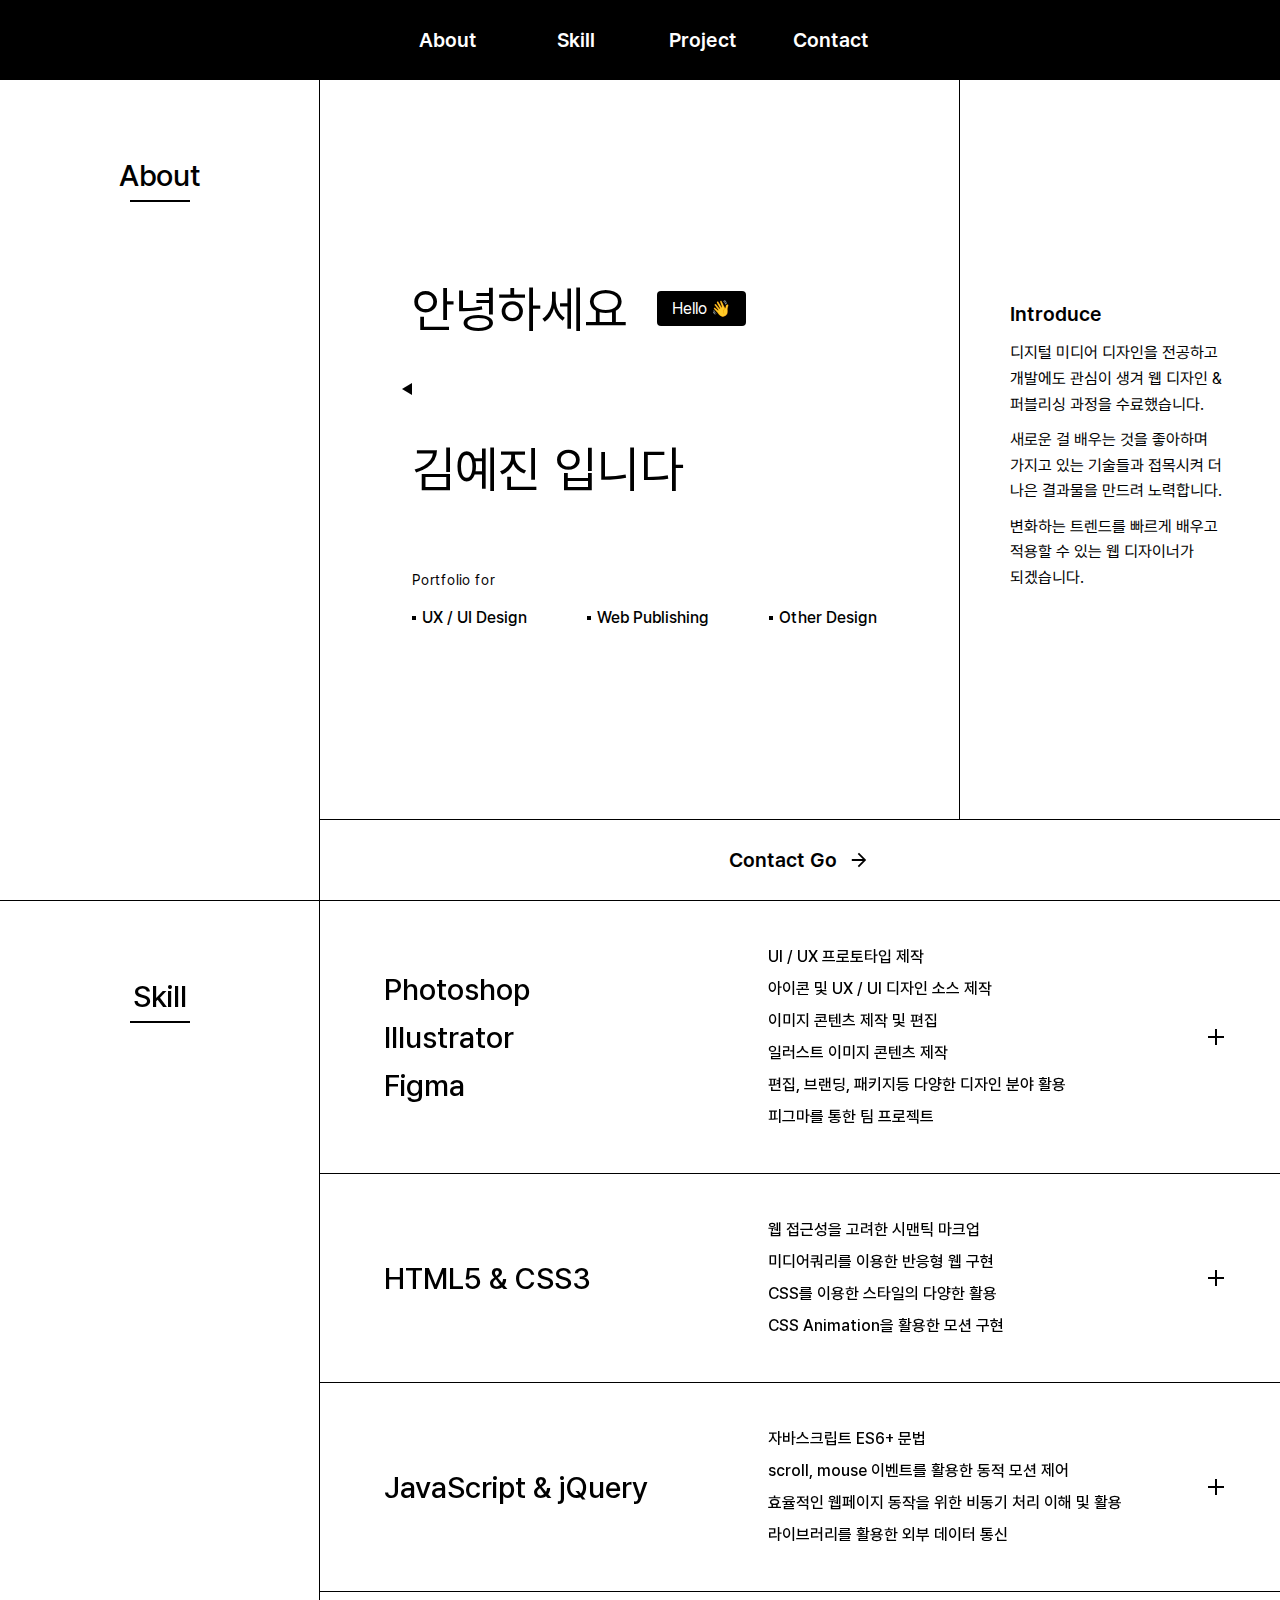
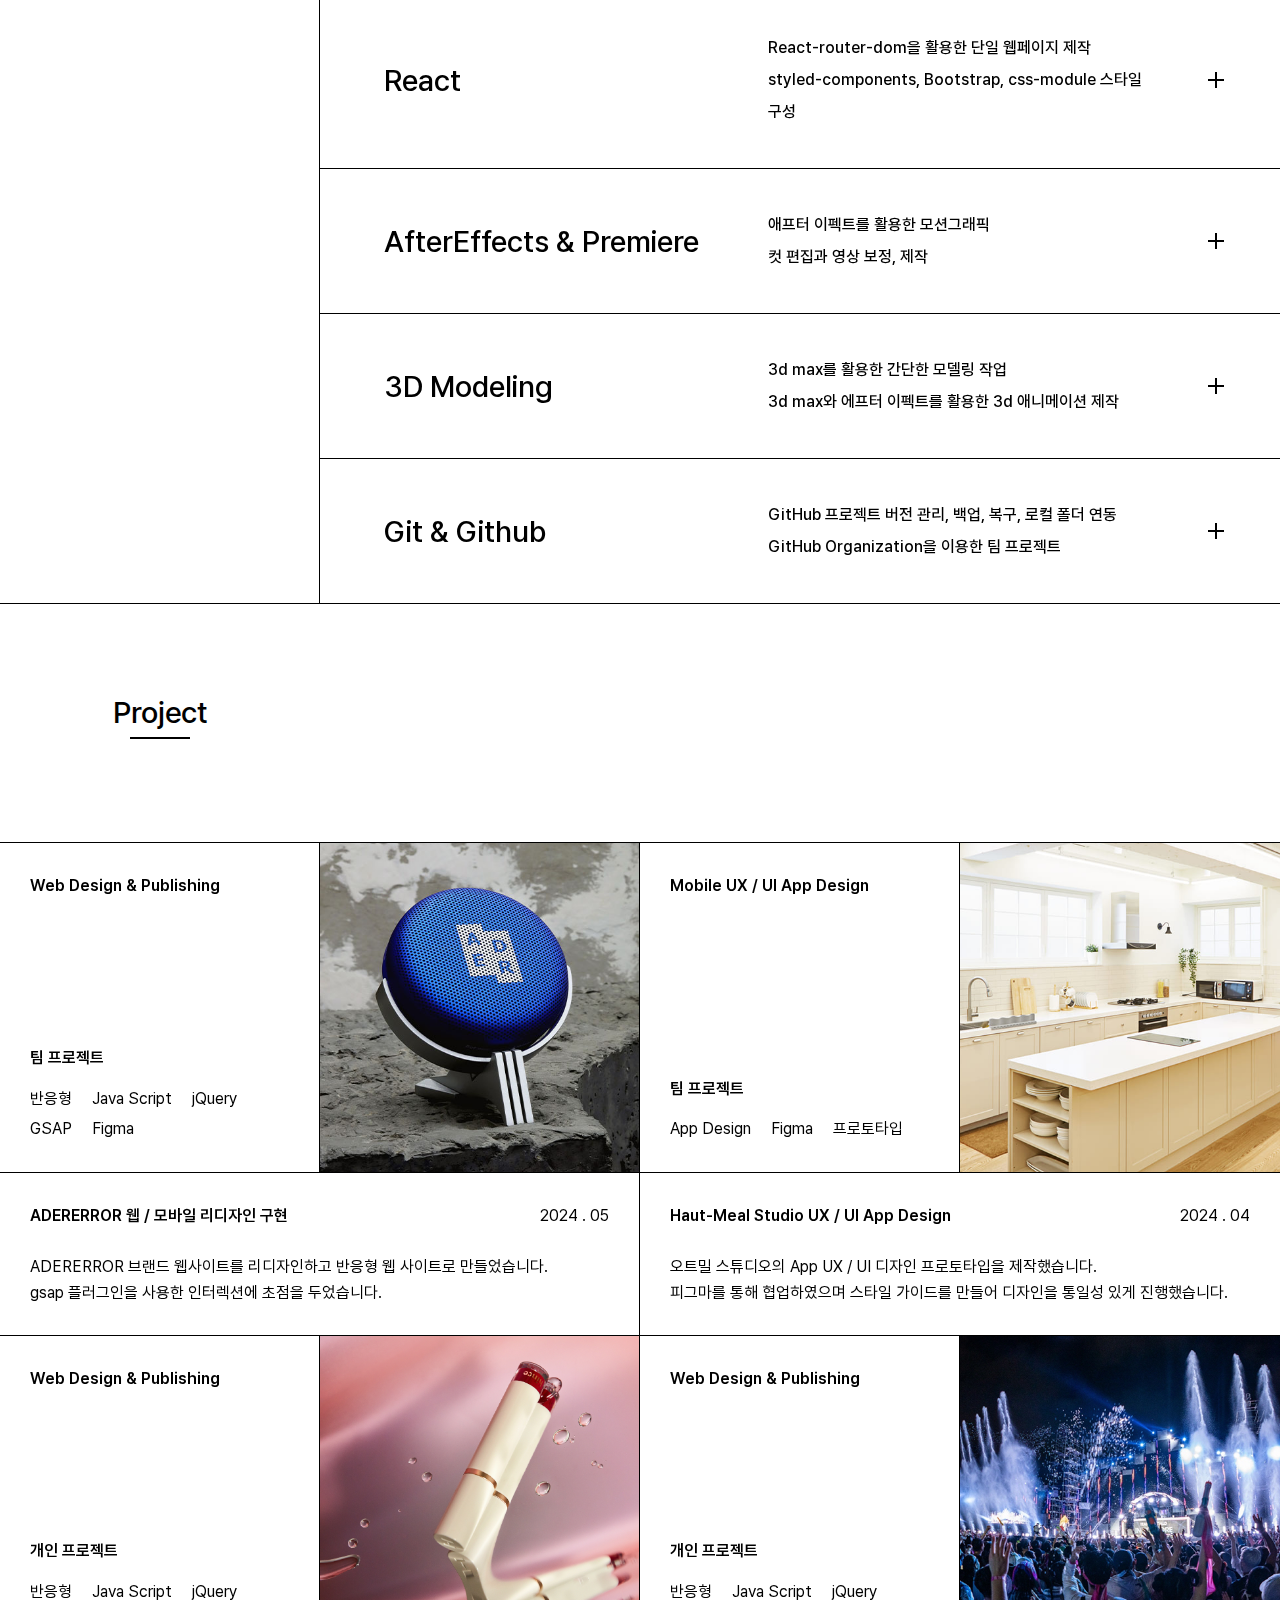
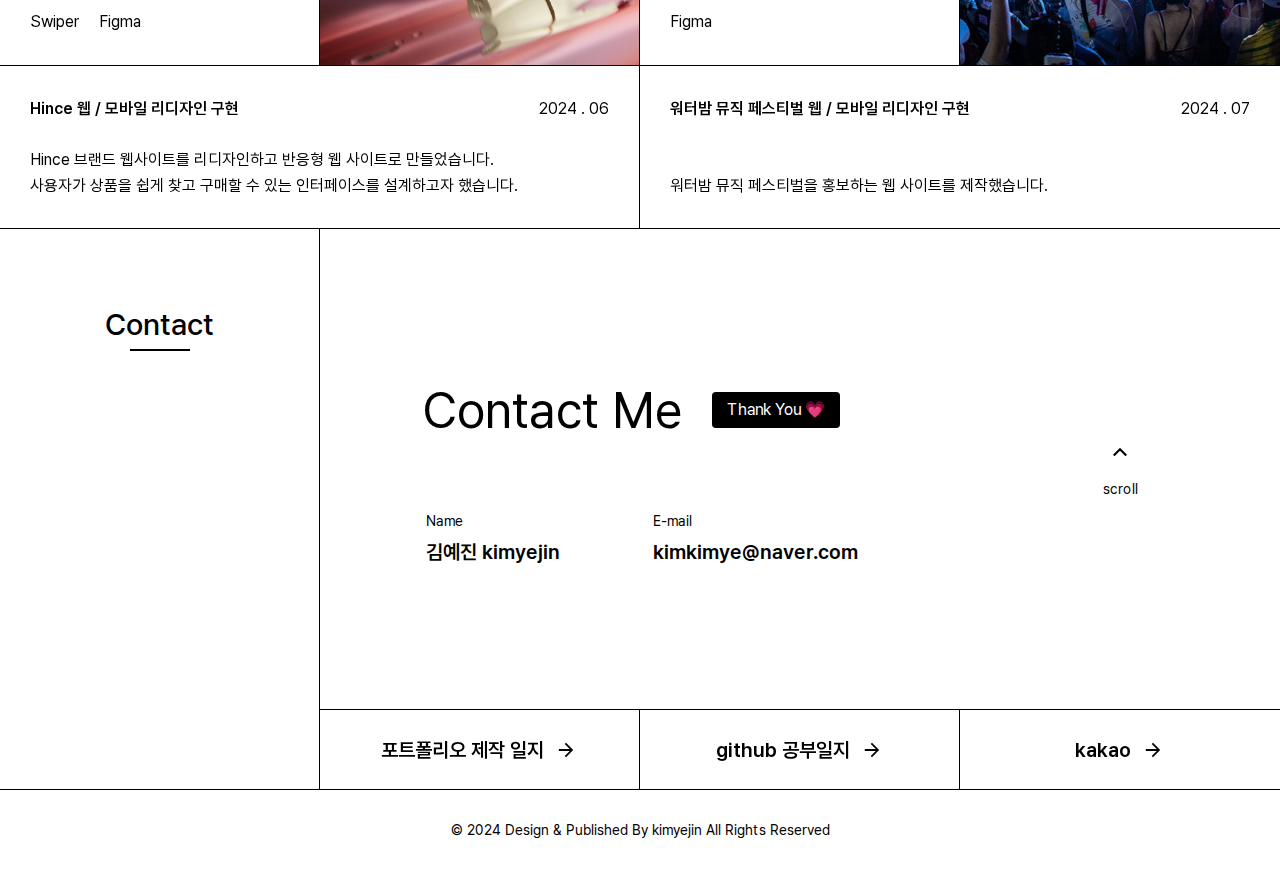
<file: index.html>
<!DOCTYPE html>
<html lang="ko">

<head>
  <meta charset="utf-8">
  <title>index</title>
  <meta name="viewport" content="width=device-width,initial-scale=1,minimum-scale=1,maximum-scale=1,user-scalable=no">
  <!------ favicon ------>
  <link rel="shortcut icon" href="./assets/favicon/favicon.ico" type="image/x-icon">
  <link rel="apple-touch-icon" sizes="180x180" href="./assets/favicon/apple-touch-icon.png">
  <link rel="icon" type="image/png" sizes="32x32" href="./assets/favicon/favicon-32x32.png">
  <link rel="icon" type="image/png" sizes="16x16" href="./assets/favicon/favicon-16x16.png">
  <link rel="manifest" href="./assets/favicon/site.webmanifest">
  <!------ open graph ------>
  <meta property="og:title" content="Yejin's portfolio">
  <meta property="og:description" content="안녕하세요! 김예진의 포트폴리오 입니다👋">
  <meta property="og:image" content="https://kimkimyeye.github.io/portfolio/assets/images/opengraph.png">
  <meta property="og:url" content="https://kimkimyeye.github.io/portfolio/index.html">
  <!------ reset ------>
  <link rel="stylesheet" href="./assets/styles/reset.css">
  <!------ font ------>
  <link rel="stylesheet" href="./assets/styles/pretendard.css">
  <!------ global style ------>
  <link rel="stylesheet" href="./assets/styles/variable.css">
  <link rel="stylesheet" href="./assets/styles/global.css">
  <!------ layout: index ------>
  <link rel="stylesheet" href="./index.css">
  <!------ jQuery ------>
  <script src="./assets/scripts/jquery-3.7.1.min.js"></script>
  <script src="./assets/scripts/jquery-ui.min.js"></script>
  <script src="./index.js" defer></script>
</head>


<body>

  <!------ header ------>
  <header class="header">
    <div class="header-wrapper"></div>
    <ul class="nav">
      <li><a href="#about">About</a></li>
      <li><a href="#skill">Skill</a></li>
      <li><a href="#project">Project</a></li>
      <li><a href="#contact">Contact</a></li>
    </ul>
  </header>

  <!------ contents ------>
  <!------ About ------>
  <section id="about" class="about">
    <div class="about-title">
      <h2 class="main-title">About</h2>
    </div>


    <div class="about-main">
      <div class="about-main-wrapper">
        <div class="main-text-wrapper">
          <div class="balloon-wrapper">
            <p class="about-main-text">안녕하세요</p>
            <div class="speech-balloon">Hello 👋</div>
          </div>
          <div class="typing-text-wrapper">
            <p><span class="typed-text"></span><span class="cursor">&nbsp;</span></p>
          </div>
          <p class="about-main-text">김예진 입니다</p>
        </div>

        <div class="main-list-wrapper">
          <h4>Portfolio for</h4>
          <ul class="about-main-list">
            <li>UX / UI Design</li>
            <li>Web Publishing</li>
            <li>Other Design</li>
          </ul>
        </div>
      </div>
    </div>

    <div class="about-side">
      <div class="side-wrapper">
        <h3 class="about-side-title">Introduce</h3>
        <p>디지털 미디어 디자인을 전공하고 개발에도
          관심이 생겨 웹 디자인 & 퍼블리싱 과정을
          수료했습니다.</p>
        <p>새로운 걸 배우는 것을 좋아하며
          가지고 있는 기술들과 접목시켜 더 나은 결과물을
          만드려 노력합니다. </p>
        <p>
          변화하는 트렌드를 빠르게 배우고
          적용할 수 있는 웹 디자이너가 되겠습니다.
        </p>
      </div>
    </div>
    <div class="about-bottom">
      <a href="#contact">Contact Go
        <svg class="arrow-icon" xmlns="http://www.w3.org/2000/svg" height="24px" viewBox="0 -960 960 960" width="24px"
          fill="#000">
          <path d="M630-444H192v-72h438L429-717l51-51 288 288-288 288-51-51 201-201Z" />
        </svg>
      </a>
    </div>
  </section>

  <!------ Skill ------>
  <section id="skill" class="skill">
    <div class="skill-title">
      <h2 class="main-title">Skill</h2>
    </div>

    <ul class="skill-list">

      <li class="skill-item skill-item1">
        <h3 class="skill-item-title">
          <p>Photoshop</p>
          <p>lllustrator</p>
          <p>Figma</p>
        </h3>
        <ul class="skill-item-text">
          <li>UI / UX 프로토타입 제작</li>
          <li>아이콘 및 UX / UI 디자인 소스 제작</li>
          <li>이미지 콘텐츠 제작 및 편집</li>
          <li>일러스트 이미지 콘텐츠 제작</li>
          <li>편집, 브랜딩, 패키지등 다양한 디자인 분야 활용 </li>
          <li>피그마를 통한 팀 프로젝트</li>
        </ul>
        <div class="skill-item-icon">plus-icon</div>
      </li>

      <li class="skill-item skill-item2">
        <h3 class="skill-item-title">HTML5 & CSS3</h3>
        <ul class="skill-item-text">
          <li>웹 접근성을 고려한 시맨틱 마크업</li>
          <li>미디어쿼리를 이용한 반응형 웹 구현</li>
          <li>CSS를 이용한 스타일의 다양한 활용</li>
          <li>CSS Animation을 활용한 모션 구현</li>
        </ul>
        <div class="skill-item-icon">plus-icon</div>
      </li>

      <li class="skill-item skill-item3">
        <h3 class="skill-item-title">JavaScript & jQuery</h3>
        <ul class="skill-item-text">
          <li>자바스크립트 ES6+ 문법</li>
          <li>scroll, mouse 이벤트를 활용한 동적 모션 제어</li>
          <li>효율적인 웹페이지 동작을 위한 비동기 처리 이해 및 활용</li>
          <li>라이브러리를 활용한 외부 데이터 통신</li>
        </ul>
        <div class="skill-item-icon">plus-icon</div>
      </li>

      <li class="skill-item skill-item4">
        <h3 class="skill-item-title">React</h3>
        <ul class="skill-item-text">
          <li>React-router-dom을 활용한 단일 웹페이지 제작</li>
          <li>styled-components, Bootstrap, css-module 스타일 구성</li>
        </ul>
        <div class="skill-item-icon">plus-icon</div>
      </li>

      <li class="skill-item skill-item5">
        <h3 class="skill-item-title">AfterEffects & Premiere</h3>
        <ul class="skill-item-text">
          <li>애프터 이펙트를 활용한 모션그래픽</li>
          <li>컷 편집과 영상 보정, 제작</li>
        </ul>
        <div class="skill-item-icon">plus-icon</div>
      </li>

      <li class="skill-item skill-item6">
        <h3 class="skill-item-title">3D Modeling</h3>
        <ul class="skill-item-text">
          <li>3d max를 활용한 간단한 모델링 작업</li>
          <li>3d max와 에프터 이펙트를 활용한 3d 애니메이션 제작</li>
        </ul>
        <div class="skill-item-icon">plus-icon</div>
      </li>

      <li class="skill-item skill-item7">
        <h3 class="skill-item-title">Git & Github</h3>
        <ul class="skill-item-text">
          <li>GitHub 프로젝트 버전 관리, 백업, 복구, 로컬 폴더 연동</li>
          <li>GitHub Organization을 이용한 팀 프로젝트</li>
        </ul>
        <div class="skill-item-icon">plus-icon</div>
      </li>

    </ul>
  </section>


  <!------ Project ------>
  <section id="project" class="project">
    <div class="project-title">
      <h2 class="main-title">Project</h2>
    </div>

    <ul class="project-list">

      <li class="project-item project-item1">
        <a href="./project/project-adererror.html">
          <div class="project-img-wrapper">
            <img src="./assets/images/index/project-adererror.png" alt="project adererror img">
          </div>
          <div class="text-box1">
            <p class="box1-title-text">Web Design & Publishing</p>
            <div class="sub-text-wrapper">
              <p class="box1-sub-text">팀 프로젝트</p>
              <ul class="box1-keyword-text">
                <li>반응형</li>
                <li>Java Script</li>
                <li>jQuery</li>
                <li>GSAP</li>
                <li>Figma</li>
              </ul>
            </div>
          </div>
          <div class="text-box2">
            <p class="box2-title-text">ADERERROR 웹 / 모바일 리디자인 구현</p>
            <p class="box2-date-text">2024 . 05</p>
            <p class="box2-sub-text">
              <span>ADERERROR 브랜드 웹사이트를 리디자인하고 반응형 웹 사이트로 만들었습니다.</span>
              <span>gsap 플러그인을 사용한 인터렉션에 초점을 두었습니다.</span>
            </p>
          </div>
        </a>
      </li>

      <li class="project-item project-item2">
        <a href="./project/project-hautemeal.html">
          <div class="project-img-wrapper">
            <img src="./assets/images/index/project-hautmeal.png" alt="project hautemeal img">
          </div>
          <div class="text-box1">
            <p class="box1-title-text">Mobile UX / UI App Design</p>
            <div class="sub-text-wrapper">
              <p class="box1-sub-text">팀 프로젝트</p>
              <ul class="box1-keyword-text">
                <li>App Design</li>
                <li>Figma</li>
                <li>프로토타입</li>
              </ul>
            </div>
          </div>
          <div class="text-box2">
            <p class="box2-title-text">Haut-Meal Studio UX / UI App Design</p>
            <p class="box2-date-text">2024 . 04</p>
            <p class="box2-sub-text">
              <span>오트밀 스튜디오의 App UX / UI 디자인 프로토타입을 제작했습니다.</span>
              <span>피그마를 통해 협업하였으며 스타일 가이드를 만들어 디자인을 통일성 있게 진행했습니다.</span>
            </p>
          </div>
        </a>
      </li>

      <li class="project-item project-item3">
        <a href="./project/project-hince.html">
          <div class="project-img-wrapper">
            <img src="./assets/images/index/project-hince.png" alt="project hince img">
          </div>
          <div class="text-box1">
            <p class="box1-title-text">Web Design & Publishing</p>
            <div class="sub-text-wrapper">
              <p class="box1-sub-text">개인 프로젝트</p>
              <ul class="box1-keyword-text">
                <li>반응형</li>
                <li>Java Script</li>
                <li>jQuery</li>
                <li>Swiper</li>
                <li>Figma</li>
              </ul>
            </div>
          </div>
          <div class="text-box2">
            <p class="box2-title-text">Hince 웹 / 모바일 리디자인 구현</p>
            <p class="box2-date-text">2024 . 06</p>
            <p class="box2-sub-text">
              <span>Hince 브랜드 웹사이트를 리디자인하고 반응형 웹 사이트로 만들었습니다.</span>
              <span>사용자가 상품을 쉽게 찾고 구매할 수 있는 인터페이스를 설계하고자 했습니다.</span>
            </p>
          </div>
        </a>
      </li>

      <li class="project-item project-item4">
        <a href="#">
          <div class="project-img-wrapper">
            <img src="./assets/images/index/project-waterbomb.png" alt="project waterbomb img">
          </div>
          <div class="text-box1">
            <p class="box1-title-text">Web Design & Publishing</p>
            <div class="sub-text-wrapper">
              <p class="box1-sub-text">개인 프로젝트</p>
              <ul class="box1-keyword-text">
                <li>반응형</li>
                <li>Java Script</li>
                <li>jQuery</li>
                <li>Figma</li>
              </ul>
            </div>
          </div>
          <div class="text-box2">
            <p class="box2-title-text">워터밤 뮤직 페스티벌 웹 / 모바일 리디자인 구현</p>
            <p class="box2-date-text">2024 . 07</p>
            <p class="box2-sub-text">
              <span>워터밤 뮤직 페스티벌을 홍보하는 웹 사이트를 제작했습니다.</span>
            </p>
          </div>
        </a>
      </li>

    </ul>
  </section>

  <!------ Contact ------>
  <section id="contact" class="contact">
    <div class="contact-title">
      <h2 class="main-title">Contact</h2>
    </div>
    <div class="contact-main">

      <div class="contact-contents">

        <div class="contact-contents-in">

          <div class="contactme-wrapper">
            <h3>Contact Me</h3>
            <div class="speech-balloon">Thank You 💗</div>
          </div>
          <ul class="address">
            <li class="name">
              <h4>Name</h4>
              <p>김예진 kimyejin</p>
            </li>
            <li class="e-mail">
              <h4>E-mail</h4>
              <p>kimkimye@naver.com</p>
            </li>
          </ul>

        </div>

      </div>

      <div class="scroll-up">
        <a class="scroll-a" href="#">
          <div class="scroll-icon">
            <svg xmlns="http://www.w3.org/2000/svg" height="28px" viewBox="0 -960 960 960" width="28px" fill="#000">
              <path d="m291-336-51-51 240-240 240 240-51 51-189-189-189 189Z" />
            </svg>
          </div>
          <span class="scroll-text">scroll</span>
        </a>
      </div>

    </div>

    <ul class="contact-link">
      <li class="contact-link-item"><a href="#" target="_blank">포트폴리오 제작 일지
          <svg class="arrow-icon" xmlns="http://www.w3.org/2000/svg" height="24px" viewBox="0 -960 960 960" width="24px"
            fill="#000">
            <path d="M630-444H192v-72h438L429-717l51-51 288 288-288 288-51-51 201-201Z" />
          </svg>
        </a>
      </li>
      <li class="contact-link-item"><a href="https://github.com/kimkimyeye/study" target="_blank">github 공부일지
          <svg class="arrow-icon" xmlns="http://www.w3.org/2000/svg" height="24px" viewBox="0 -960 960 960" width="24px"
            fill="#000">
            <path d="M630-444H192v-72h438L429-717l51-51 288 288-288 288-51-51 201-201Z" />
          </svg>
        </a></li>
      <li class="contact-link-item"><a href="./assets/images/index/KakaoTalk.jpg" target="_blank">kakao
          <svg class="arrow-icon" xmlns="http://www.w3.org/2000/svg" height="24px" viewBox="0 -960 960 960" width="24px"
            fill="#000">
            <path d="M630-444H192v-72h438L429-717l51-51 288 288-288 288-51-51 201-201Z" />
          </svg>
        </a></li>
    </ul>
  </section>

  <!------ footer ------>
  <footer class="footer-copyright">
    <p>© 2024 Design & Published By kimyejin All Rights Reserved</p>
  </footer>

</body>

</html>
</file>
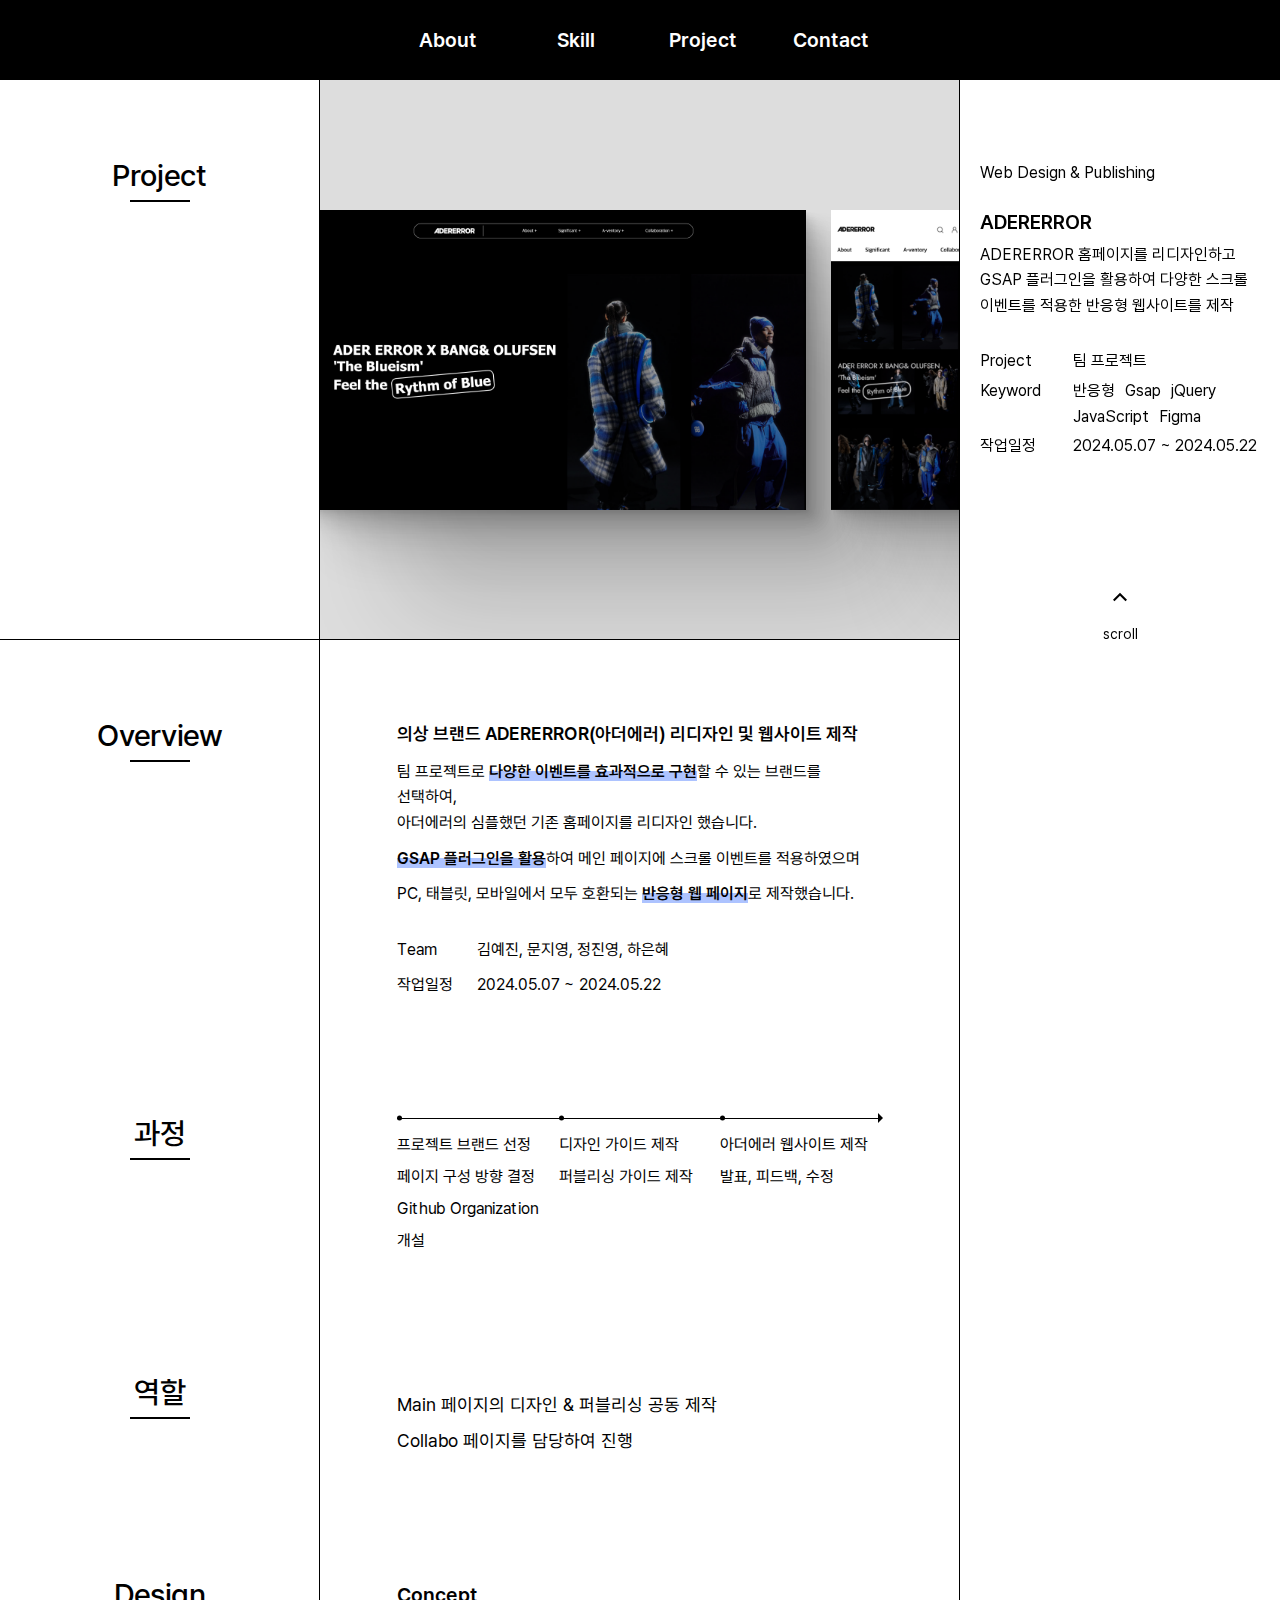
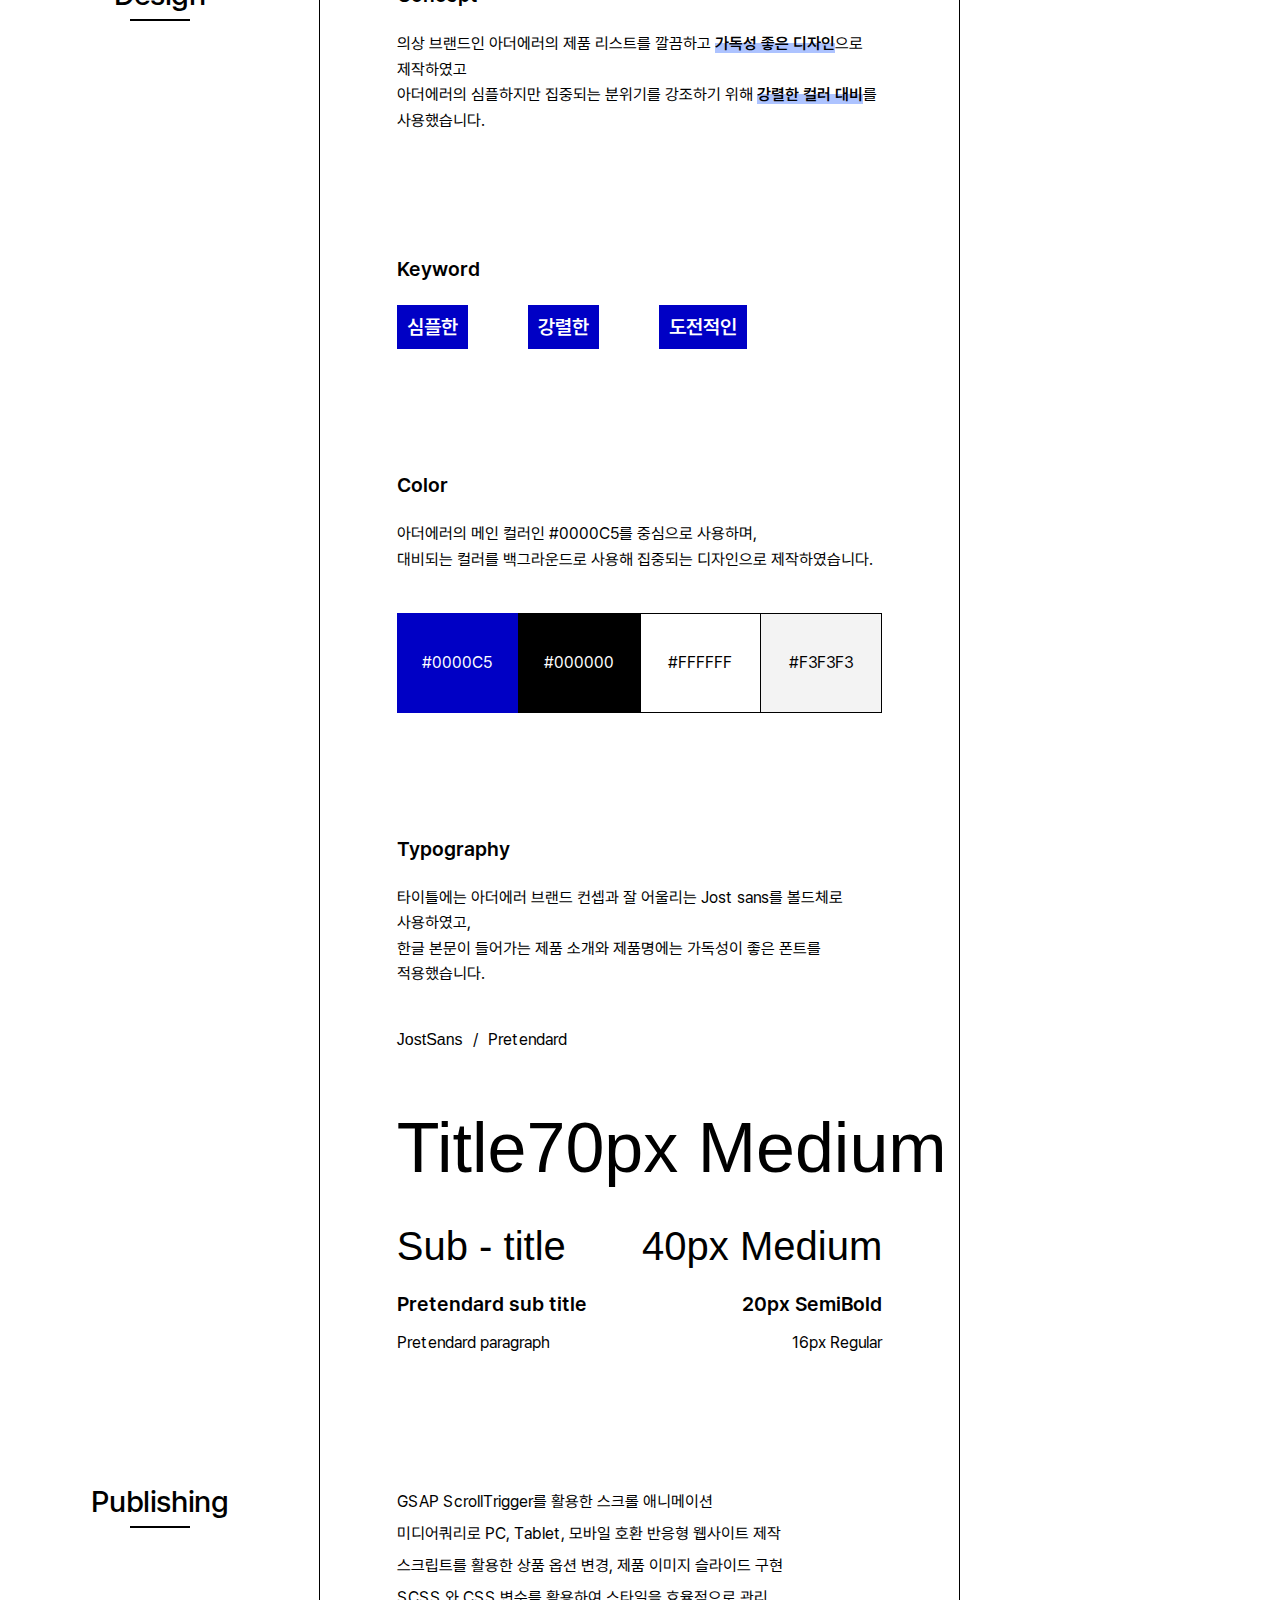
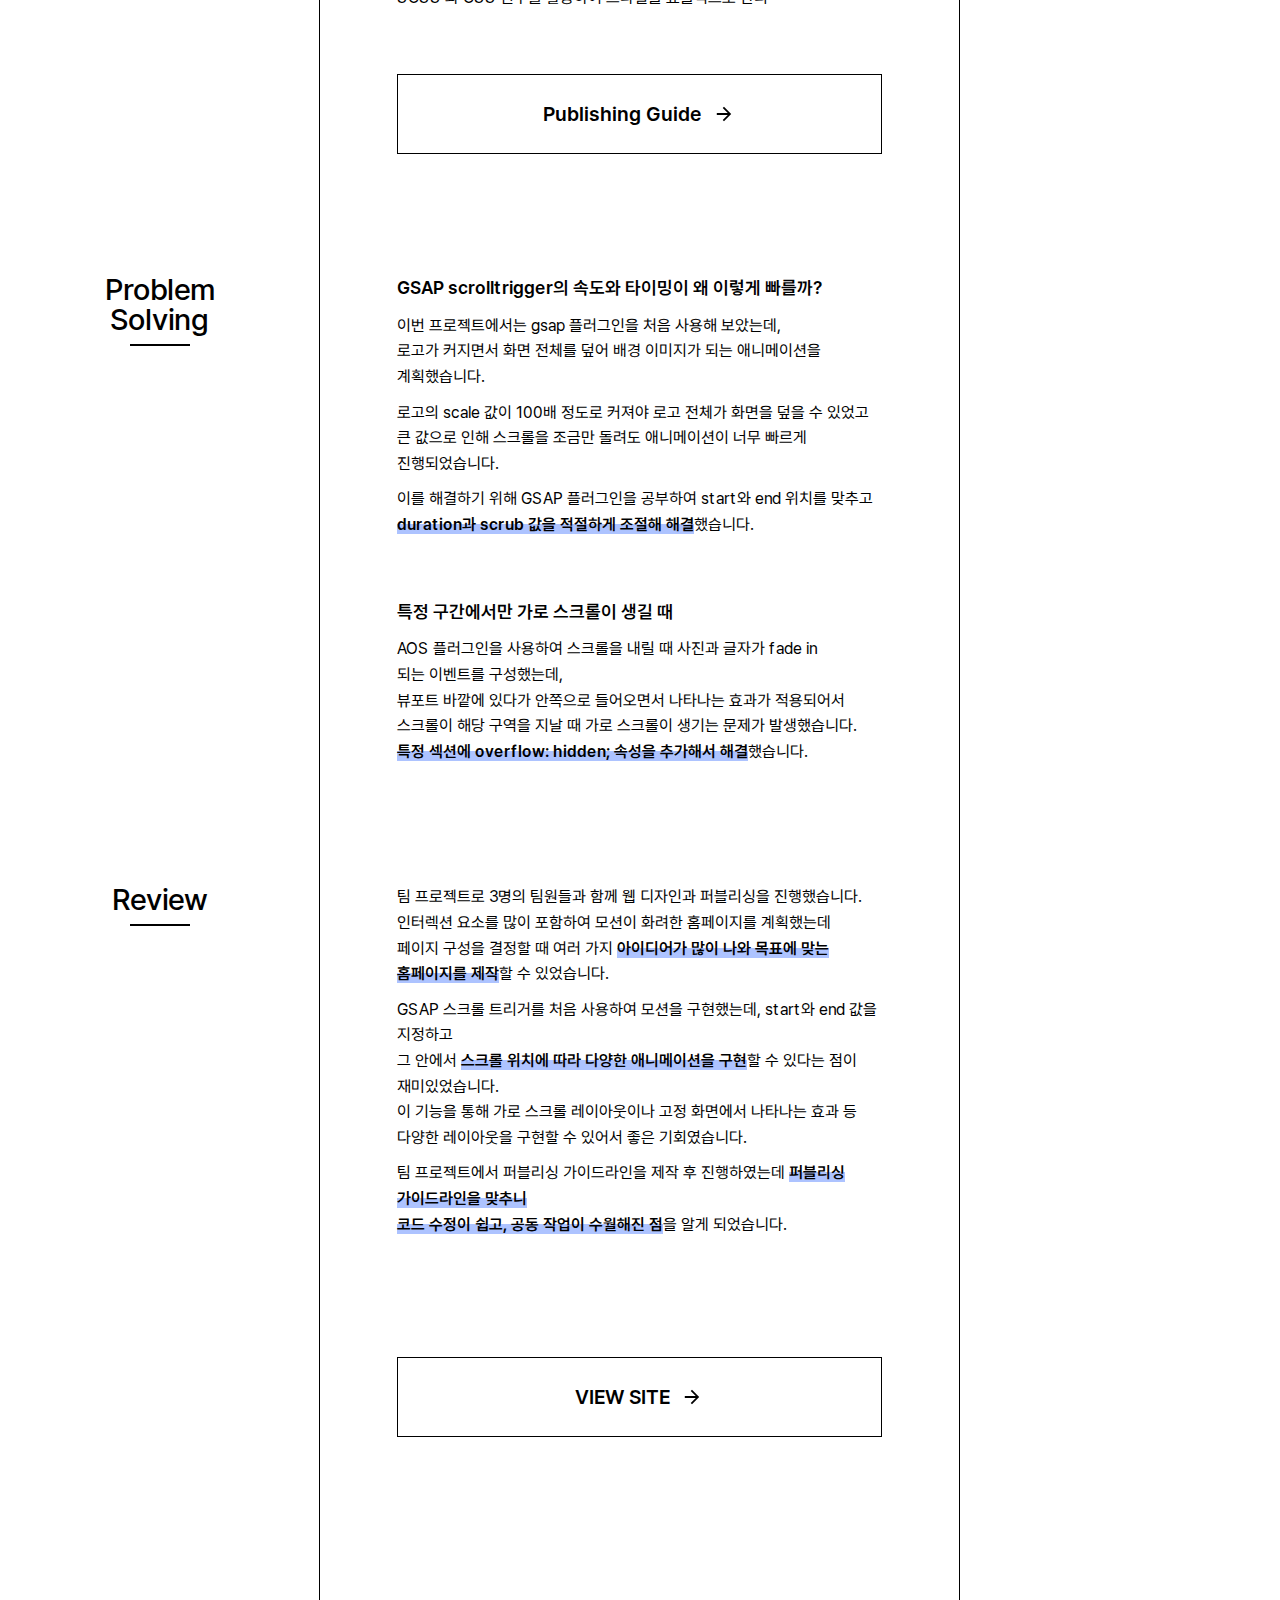
<file: project/project-adererror.html>
<!DOCTYPE html>
<html lang="ko">

<head>
  <meta charset="utf-8">
  <title>project adererror</title>
  <meta name="viewport" content="width=device-width,initial-scale=1,minimum-scale=1,maximum-scale=1,user-scalable=no">
  <!------ favicon ------>
  <link rel="shortcut icon" href="../assets/favicon/favicon.ico" type="image/x-icon">
  <link rel="apple-touch-icon" sizes="180x180" href="../assets/favicon/apple-touch-icon.png">
  <link rel="icon" type="image/png" sizes="32x32" href="../assets/favicon/favicon-32x32.png">
  <link rel="icon" type="image/png" sizes="16x16" href="../assets/favicon/favicon-16x16.png">
  <link rel="manifest" href="../assets/favicon/site.webmanifest">
  <!------ open graph ------>
  <meta property="og:title" content="Yejin's portfolio">
  <meta property="og:description" content="안녕하세요! 김예진의 포트폴리오 입니다👋">
  <meta property="og:image" content="https://kimkimyeye.github.io/portfolio/assets/images/opengraph.png">
  <meta property="og:url" content="https://kimkimyeye.github.io/portfolio/index.html">
  <!------ reset ------>
  <link rel="stylesheet" href="../assets/styles/reset.css">
  <!------ font ------>
  <link rel="stylesheet" href="../assets/styles/pretendard.css">
  <link rel="stylesheet" href="../assets/styles/jost.css">
  <!------ global style ------>
  <link rel="stylesheet" href="../assets/styles/variable.css">
  <link rel="stylesheet" href="../assets/styles/global.css">
  <link rel="stylesheet" href="../assets/styles/project-global.css">
  <!------ layout: index ------>
  <link rel="stylesheet" href="./project-adererror.css">
</head>

<body>
  <!------ header ------>
  <header class="header">
    <div class="header-wrapper"></div>
    <ul class="nav">
      <li><a href="../index.html#about">About</a></li>
      <li><a href="../index.html#skill">Skill</a></li>
      <li><a href="../index.html#project">Project</a></li>
      <li><a href="../index.html#contact">Contact</a></li>
    </ul>
  </header>

  <!-- container -->
  <div class="container">

    <!------ side ------>
    <section class="section-side">

      <div class="side-wrapper">

        <div class="side-contents">

          <h4 class="side-sub-title">
            Web Design & Publishing
          </h4>
          <h3 class="side-title">ADERERROR</h3>
          <p>ADERERROR 홈페이지를 리디자인하고</p>
          <p>GSAP 플러그인을 활용하여 다양한 스크롤</p>
          <p>이벤트를 적용한 반응형 웹사이트를 제작</p>

          <div class="side-sub">

            <div class="side-sub-contents">
              <h4>Project</h4>
              <p>팀 프로젝트</p>
            </div>

            <div class="side-sub-contents">
              <h4>Keyword</h4>
              <ul class="keyword">
                <li>반응형</li>
                <li>Gsap</li>
                <li>jQuery</li>
                <li>JavaScript</li>
                <li>Figma</li>
              </ul>
            </div>

            <div class="side-sub-contents">
              <h4>작업일정</h4>
              <p>2024.05.07 ~ 2024.05.22</p>
            </div>

          </div>

        </div>

        <div class="scroll-up">
          <a class="scroll-a" href="#">
            <div class="scroll-icon">
              <svg xmlns="http://www.w3.org/2000/svg" height="28px" viewBox="0 -960 960 960" width="28px" fill="#000">
                <path d="m291-336-51-51 240-240 240 240-51 51-189-189-189 189Z" />
              </svg>
            </div>
            <span class="scroll-text">scroll</span>
          </a>
        </div>

      </div>
    </section>

    <div class="section-wrapper">
      <!------ Project ------>
      <section class="section project">
        <h2 class="main-title">Project</h2>
        <div class="contents">
          <div class="img-wrapper">
            <img class="pc-img" src="../assets/images/subpage/adererror-pc.png" alt="main pc image">
            <img class="mobile-img" src="../assets/images/subpage/adererror-m.png" alt="main mobile image">
          </div>
        </div>
      </section>
      <!------ Overview ------>
      <section class="section overview">
        <h2 class="main-title">Overview</h2>
        <div class="contents">
          <p class="main-explain">의상 브랜드 ADERERROR(아더에러) 리디자인 및 웹사이트 제작</p>
          <p>팀 프로젝트로 <strong>다양한 이벤트를 효과적으로 구현</strong>할 수 있는 브랜드를 선택하여,</p>
          <p class="p-10px">
            아더에러의 심플했던 기존 홈페이지를 리디자인 했습니다.
          </p>
          <p class="p-10px"><strong>GSAP 플러그인을 활용</strong>하여 메인 페이지에 스크롤 이벤트를 적용하였으며 </p>
          <p>PC, 태블릿, 모바일에서 모두 호환되는 <strong>반응형 웹 페이지</strong>로 제작했습니다.</p>
          <div class="overview-list">
            <h4>Team</h4>
            <p>김예진, 문지영, 정진영, 하은혜</p>
            <h4>작업일정</h4>
            <p>2024.05.07 ~ 2024.05.22</p>
          </div>
        </div>
      </section>

      <!------ 과정 ------->
      <section class="section process">
        <h2 class="main-title">과정</h2>
        <div class="contents">
          <div class="process-wrapper">

            <div class="process-list">
              <div class="line"></div>
              <ul>
                <li>프로젝트 브랜드 선정</li>
                <li>페이지 구성 방향 결정</li>
                <li>Github Organization 개설</li>
              </ul>
            </div>

            <div class="process-list">
              <div class="line"></div>
              <ul>
                <li>디자인 가이드 제작</li>
                <li>퍼블리싱 가이드 제작</li>
              </ul>
            </div>

            <div class="process-list">
              <div class="line arrow"></div>
              <ul>
                <li>아더에러 웹사이트 제작</li>
                <li>발표, 피드백, 수정</li>
              </ul>
            </div>

          </div>
        </div>
      </section>

      <!------ 역할 ------->
      <section class="section part">
        <h2 class="main-title">역할</h2>
        <div class="contents">
          <ul>
            <li>Main 페이지의 디자인 & 퍼블리싱 공동 제작</li>
            <li>Collabo 페이지를 담당하여 진행</li>
          </ul>
        </div>
      </section>

      <!------ Design ------>
      <section class="section design">
        <h2 class="main-title">Design</h2>
        <div class="contents">

          <div class="design-contents">
            <h3 class="sub-title">Concept</h3>
            <p>의상 브랜드인 아더에러의 제품 리스트를 깔끔하고 <strong>가독성 좋은 디자인</strong>으로 제작하였고</p>
            <p>
              아더에러의 심플하지만 집중되는 분위기를 강조하기 위해 <strong>강렬한 컬러 대비</strong>를 사용했습니다.
            </p>
          </div>

          <div class="design-contents">
            <h3 class="sub-title">Keyword</h3>
            <ul class="keyword">
              <li class="keyword-list">심플한</li>
              <li class="keyword-list">강렬한</li>
              <li class="keyword-list">도전적인</li>
            </ul>
          </div>

          <div class="design-contents">
            <h3 class="sub-title">Color</h3>
            <p>아더에러의 메인 컬러인 #0000C5를 중심으로 사용하며,</p>
            <p>대비되는 컬러를 백그라운드로 사용해 집중되는 디자인으로 제작하였습니다.</p>
            <ul class="color-palette">
              <li>#0000C5</li>
              <li>#000000</li>
              <li>#FFFFFF</li>
              <li>#F3F3F3</li>
            </ul>
          </div>

          <div class="design-contents">
            <h3 class="sub-title">Typography</h3>
            <p>타이틀에는 아더에러 브랜드 컨셉과 잘 어울리는 Jost sans를 볼드체로 사용하였고, </p>
            <p>
              한글 본문이 들어가는 제품 소개와 제품명에는 가독성이 좋은 폰트를 적용했습니다.</p>
            <ul class="typography-list">
              <li class="jostsans">JostSans</li>
              <li class="Pretendard">Pretendard</li>
            </ul>

            <ul class="typography-list2">

              <li>
                <div>Title</div>
                <div>70px Medium</div>
              </li>
              <li>
                <div>Sub - title</div>
                <div>40px Medium</div>
              </li>
              <li>
                <div>Pretendard sub title</div>
                <div>20px SemiBold</div>
              </li>
              <li>
                <div>Pretendard paragraph</div>
                <div>16px Regular</div>
              </li>

            </ul>
          </div>

        </div>
      </section>

      <!------ Publishing ------>
      <section class="section publishing">
        <h2 class="main-title">Publishing</h2>
        <div class="contents">
          <ul>
            <li>GSAP ScrollTrigger를 활용한 스크롤 애니메이션</li>
            <li>미디어쿼리로 PC, Tablet, 모바일 호환 반응형 웹사이트 제작</li>
            <li>스크립트를 활용한 상품 옵션 변경, 제품 이미지 슬라이드 구현</li>
            <li>SCSS 와 CSS 변수를 활용하여 스타일을 효율적으로 관리</li>
          </ul>

          <div class="view-site-wrapper">

            <div class="view-site-btn">
              <a href="../assets/images/pdf/adererror.pdf" target="_blank">Publishing Guide
                <svg class="arrow-icon" xmlns="http://www.w3.org/2000/svg" height="24px" viewBox="0 -960 960 960"
                  width="24px" fill="#000">
                  <path d="M630-444H192v-72h438L429-717l51-51 288 288-288 288-51-51 201-201Z" />
                </svg>
              </a>
            </div>

          </div>
        </div>
      </section>

      <!------ Problem&Solution ------>
      <section class="section problem-solution">
        <h2 class="main-title">Problem
          <span>Solving</span>
        </h2>
        <div class="contents">

          <div class="ps-contents">
            <p class="main-explain">GSAP scrolltrigger의 속도와 타이밍이 왜 이렇게 빠를까?</p>
            <p>이번 프로젝트에서는 gsap 플러그인을 처음 사용해 보았는데,</p>
            <p class=p-10px>로고가 커지면서 화면 전체를 덮어 배경 이미지가 되는 애니메이션을 계획했습니다.</p>
            <p>로고의 scale 값이 100배 정도로 커져야 로고 전체가 화면을 덮을 수 있었고</p>
            <p class=p-10px>큰 값으로 인해 스크롤을 조금만 돌려도 애니메이션이 너무 빠르게 진행되었습니다.</p>
            <p>이를 해결하기 위해 GSAP 플러그인을 공부하여 start와 end 위치를 맞추고 </p>
            <p><strong>duration과 scrub 값을 적절하게 조절해 해결</strong>했습니다.</p>
          </div>

          <div class="ps-contents">
            <p class="main-explain">특정 구간에서만 가로 스크롤이 생길 때</p>
            <p>AOS 플러그인을 사용하여 스크롤을 내릴 때 사진과 글자가 fade in 되는 이벤트를 구성했는데,</p>
            <p>뷰포트 바깥에 있다가 안쪽으로 들어오면서 나타나는 효과가 적용되어서</p>
            <p>스크롤이 해당 구역을 지날 때 가로 스크롤이 생기는 문제가 발생했습니다.</p>
            <p><strong>특정 섹션에 overflow: hidden; 속성을 추가해서 해결</strong>했습니다.</p>
          </div>

        </div>
      </section>

      <!------ Review ------>
      <section class="section review">
        <h2 class="main-title">Review</h2>
        <div class="contents">
          <p>팀 프로젝트로 3명의 팀원들과 함께 웹 디자인과 퍼블리싱을 진행했습니다.</p>
          <p>인터렉션 요소를 많이 포함하여 모션이 화려한 홈페이지를 계획했는데</p>
          <p class="p-10px">페이지 구성을 결정할 때 여러 가지 <strong>아이디어가 많이 나와 목표에 맞는 홈페이지를 제작</strong>할 수 있었습니다.</p>
          <p>GSAP 스크롤 트리거를 처음 사용하여 모션을 구현했는데, start와 end 값을 지정하고</p>
          <p>그 안에서 <strong>스크롤 위치에 따라 다양한 애니메이션을 구현</strong>할 수 있다는 점이 재미있었습니다.</p>
          <p>이 기능을 통해 가로 스크롤 레이아웃이나 고정 화면에서 나타나는 효과 등</p>
          <p class="p-10px">다양한 레이아웃을 구현할 수 있어서 좋은 기회였습니다.</p>
          <p>팀 프로젝트에서 퍼블리싱 가이드라인을 제작 후 진행하였는데 <strong>퍼블리싱 가이드라인을 맞추니</strong> </p>
          <p><strong>코드 수정이 쉽고, 공동 작업이 수월해진 점</strong>을 알게 되었습니다.</p>


          <div class="view-site-btn">
            <a href="https://kimkimyeye.github.io/adererror/" target="_blank">VIEW SITE
              <svg class="arrow-icon" xmlns="http://www.w3.org/2000/svg" height="24px" viewBox="0 -960 960 960"
                width="24px" fill="#000">
                <path d="M630-444H192v-72h438L429-717l51-51 288 288-288 288-51-51 201-201Z" />
              </svg>
            </a>
          </div>

        </div>

      </section>


    </div>

  </div>

</body>

</html>
</file>
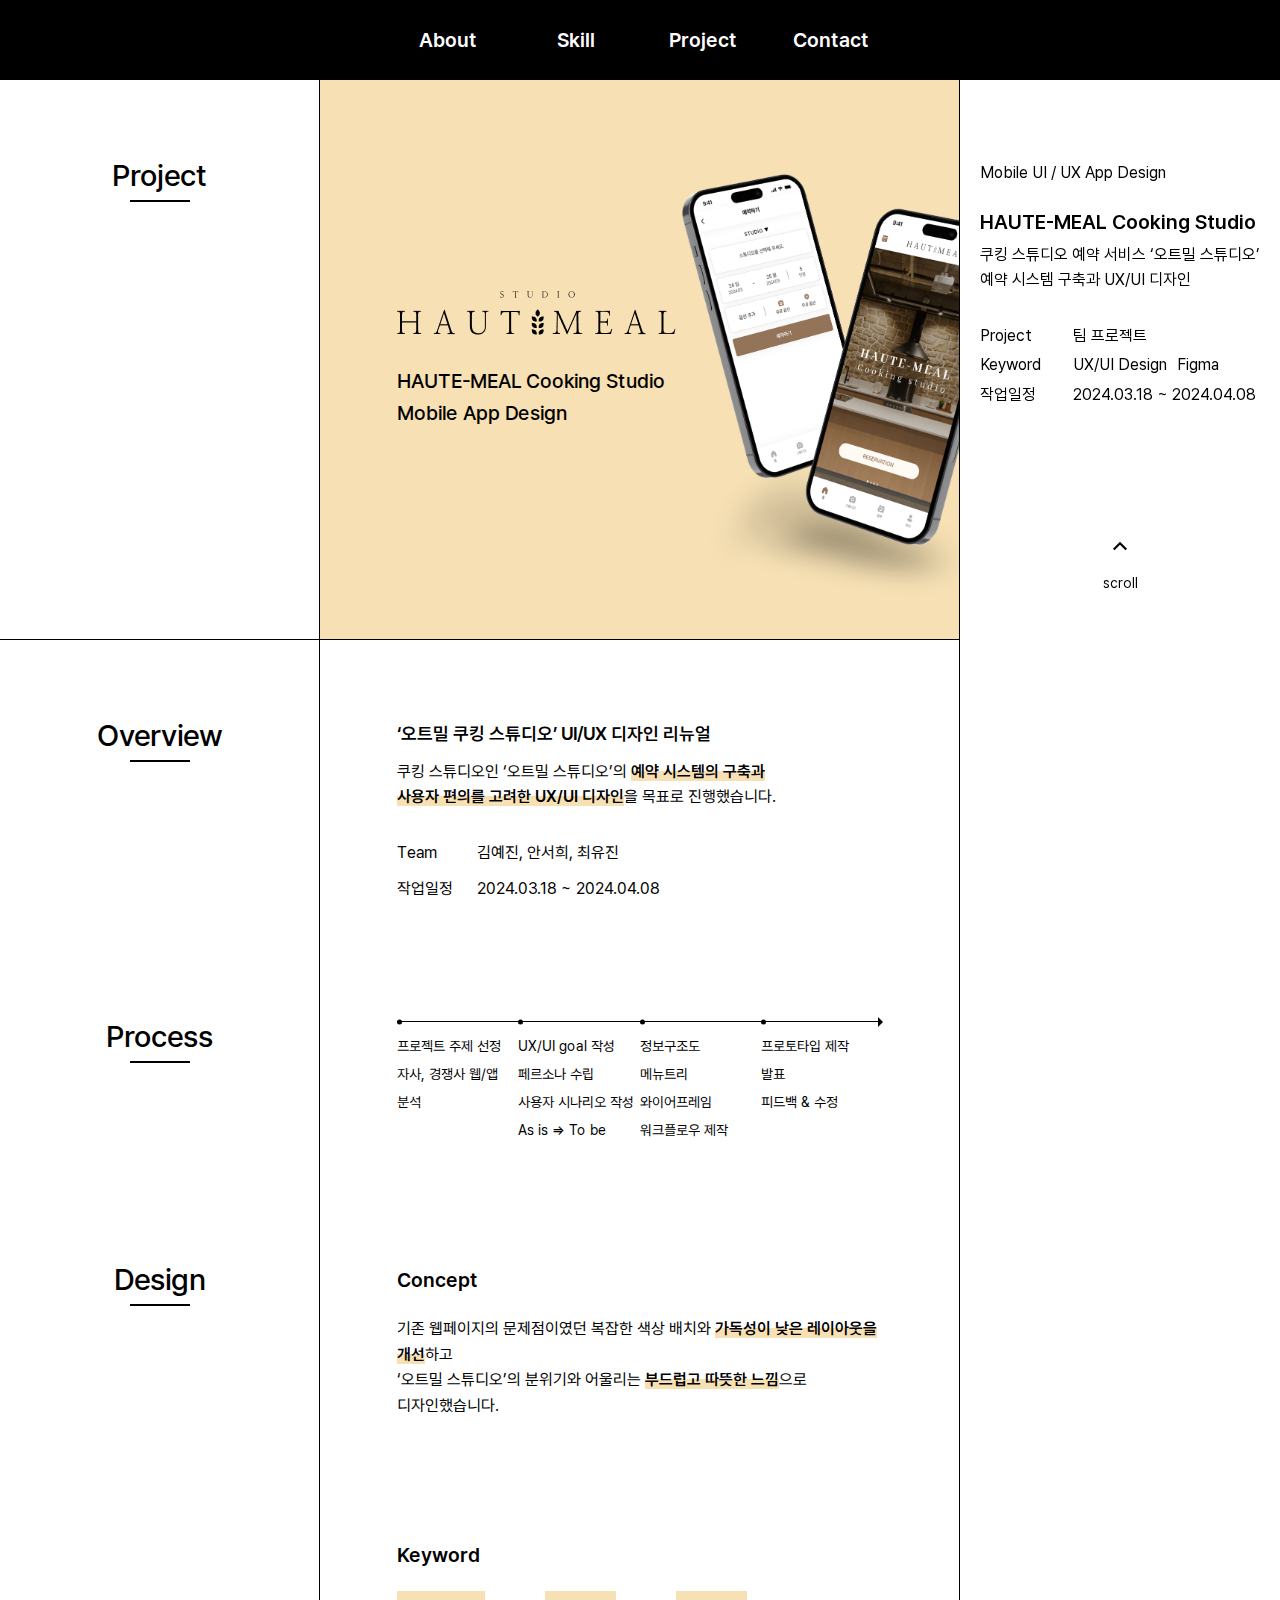
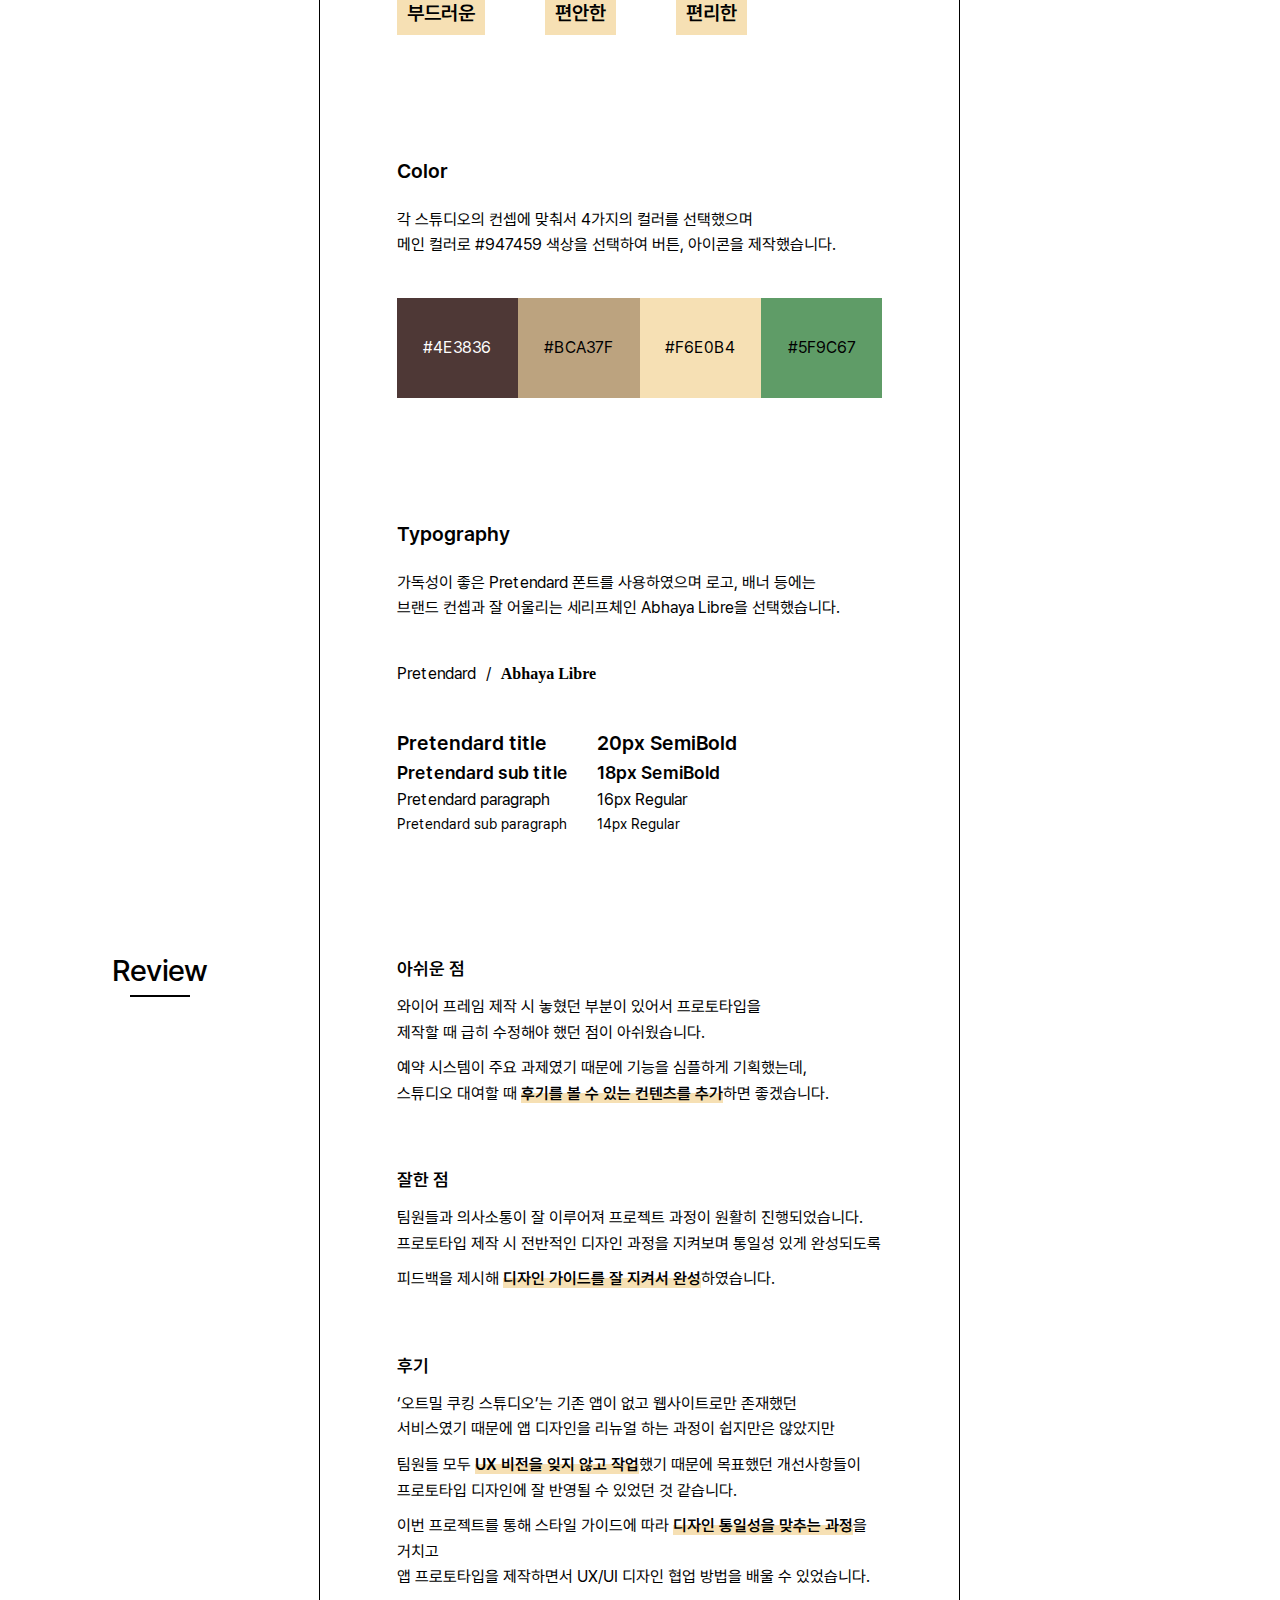
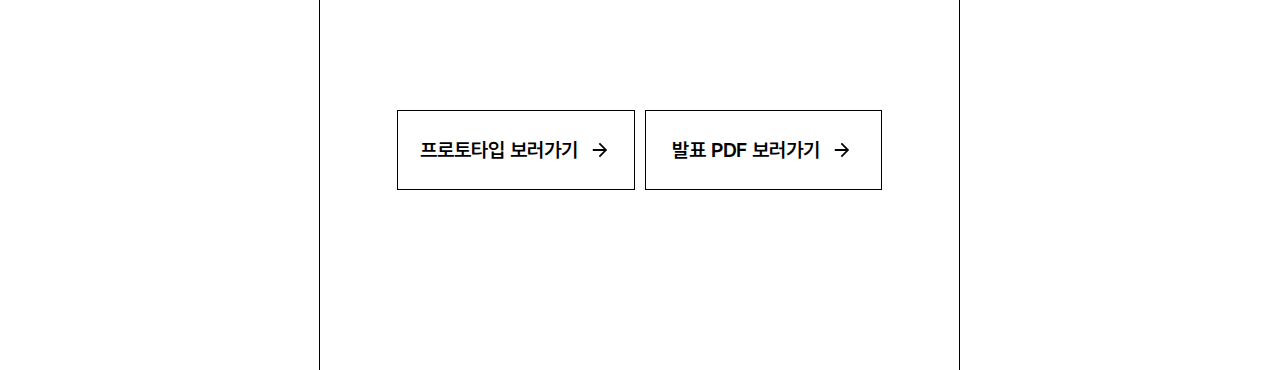
<file: project/project-hautemeal.html>
<!DOCTYPE html>
<html lang="ko">

<head>
  <meta charset="utf-8">
  <title>project haute-meal</title>
  <meta name="viewport" content="width=device-width,initial-scale=1,minimum-scale=1,maximum-scale=1,user-scalable=no">
  <!------ favicon ------>
  <link rel="shortcut icon" href="../assets/favicon/favicon.ico" type="image/x-icon">
  <link rel="apple-touch-icon" sizes="180x180" href="../assets/favicon/apple-touch-icon.png">
  <link rel="icon" type="image/png" sizes="32x32" href="../assets/favicon/favicon-32x32.png">
  <link rel="icon" type="image/png" sizes="16x16" href="../assets/favicon/favicon-16x16.png">
  <link rel="manifest" href="../assets/favicon/site.webmanifest">
  <!------ open graph ------>
  <meta property="og:title" content="Yejin's portfolio">
  <meta property="og:description" content="안녕하세요! 김예진의 포트폴리오 입니다👋">
  <meta property="og:image" content="https://kimkimyeye.github.io/portfolio/assets/images/opengraph.png">
  <meta property="og:url" content="https://kimkimyeye.github.io/portfolio/index.html">
  <!------ reset ------>
  <link rel="stylesheet" href="../assets/styles/reset.css">
  <!------ font ------>
  <link rel="stylesheet" href="../assets/styles/pretendard.css">
  <!------ global style ------>
  <link rel="stylesheet" href="../assets/styles/variable.css">
  <link rel="stylesheet" href="../assets/styles/global.css">
  <link rel="stylesheet" href="../assets/styles/project-global.css">
  <!------ layout: index ------>
  <link rel="stylesheet" href="./project-hautemeal.css">
</head>

<body>
  <!------ header ------>
  <header class="header">
    <div class="header-wrapper"></div>
    <ul class="nav">
      <li><a href="../index.html#about">About</a></li>
      <li><a href="../index.html#skill">Skill</a></li>
      <li><a href="../index.html#project">Project</a></li>
      <li><a href="../index.html#contact">Contact</a></li>
    </ul>
  </header>

  <!-- container -->
  <div class="container">

    <!------ side ------>
    <section class="section-side">

      <div class="side-wrapper">

        <div class="side-contents">

          <h4 class="side-sub-title">
            Mobile UI / UX App Design
          </h4>
          <h3 class="side-title">HAUTE-MEAL Cooking Studio</h3>
          <p>쿠킹 스튜디오 예약 서비스 ‘오트밀 스튜디오’</p>
          <p>예약 시스템 구축과 UX/UI 디자인</p>

          <div class="side-sub">

            <div class="side-sub-contents">
              <h4>Project</h4>
              <p>팀 프로젝트</p>
            </div>

            <div class="side-sub-contents">
              <h4>Keyword</h4>
              <ul class="keyword">
                <li>UX/UI Design</li>
                <li>Figma</li>
              </ul>
            </div>

            <div class="side-sub-contents">
              <h4>작업일정</h4>
              <p>2024.03.18 ~ 2024.04.08</p>
            </div>

          </div>

        </div>

        <div class="scroll-up">
          <a class="scroll-a" href="#">
            <div class="scroll-icon">
              <svg xmlns="http://www.w3.org/2000/svg" height="28px" viewBox="0 -960 960 960" width="28px" fill="#000">
                <path d="m291-336-51-51 240-240 240 240-51 51-189-189-189 189Z" />
              </svg>
            </div>
            <span class="scroll-text">scroll</span>
          </a>
        </div>

      </div>
    </section>

    <div class="section-wrapper">
      <!------ Project ------>
      <section class="section project">
        <h2 class="main-title">Project</h2>
        <div class="contents">
          <div class="text-wrapper">
            <img class="hautemeal-logo" src="../assets/images/subpage/hautemeal-logo.png" alt="hautemeal logo">
            <h3 class="project-title">HAUTE-MEAL Cooking Studio</h3>
            <h3 class="project-title">Mobile App Design</h3>
          </div>
          <div class="img-wrapper">
            <img class="mobile-img" src="../assets/images/subpage/hautemeal-m.png" alt="main mobile image">
          </div>
        </div>
      </section>
      <!------ Overview ------>
      <section class="section overview">
        <h2 class="main-title">Overview</h2>
        <div class="contents">
          <p class="main-explain">‘오트밀 쿠킹 스튜디오’ UI/UX 디자인 리뉴얼</p>
          <p>쿠킹 스튜디오인 ‘오트밀 스튜디오’의 <strong>예약 시스템의 구축과</strong></p>
          <p>
            <strong>사용자 편의를 고려한 UX/UI 디자인</strong>을 목표로 진행했습니다.
          </p>
          <div class="overview-list">
            <h4>Team</h4>
            <p>김예진, 안서희, 최유진</p>
            <h4>작업일정</h4>
            <p>2024.03.18 ~ 2024.04.08</p>
          </div>
        </div>
      </section>

      <!------ 과정 ------->
      <section class="section process">
        <h2 class="main-title">Process</h2>
        <div class="contents">
          <div class="process-wrapper">

            <div class="process-list">
              <div class="line"></div>
              <ul>
                <li>프로젝트 주제 선정</li>
                <li>자사, 경쟁사 웹/앱 분석</li>
              </ul>
            </div>

            <div class="process-list">
              <div class="line"></div>
              <ul>
                <li>UX/UI goal 작성</li>
                <li>페르소나 수립</li>
                <li>사용자 시나리오 작성</li>
                <li>As is => To be</li>
              </ul>
            </div>

            <div class="process-list">
              <div class="line"></div>
              <ul>
                <li>정보구조도</li>
                <li>메뉴트리</li>
                <li>와이어프레임</li>
                <li>워크플로우 제작</li>
              </ul>
            </div>

            <div class="process-list">
              <div class="line arrow"></div>
              <ul>
                <li>프로토타입 제작</li>
                <li>발표</li>
                <li>피드백 & 수정</li>
              </ul>
            </div>

          </div>
        </div>
      </section>
      <!------ 역할 ------->
      <!-- <section class="section part">
        <h2 class="main-title">역할</h2>
        <div class="contents">

          <div class="ps-contents">
            <p class="main-explain">데스크 리서치</p>
            <ul>
              <li>
                자사 서비스 ‘오트밀 쿠킹 스튜디오’와 경쟁사 ‘페이즐리 스튜디오’의 SWOT 분석
              </li>
            </ul>
          </div>

          <div class="ps-contents">
            <p class="main-explain">프로토타입 제작</p>
            <ul>
              <li>정보 구조도를 참고해 와이어프레임, 워크플로우 공동제작</li>
              <li>회원가입, 마이페이지, 스튜디오 선택, 옵션 선택, 예약 현황, 스튜디오 소개 페이지를 제작</li>
            </ul>
          </div>

          <div class="ps-contents">
            <p class="main-explain">프로젝트 완성 & 평가</p>
            <ul>
              <li>UI 사용성 체크리스트의 작성 및 평가</li>
              <li>프로토타입을 설명하는 파트의 발표 자료 제작</li>
              <li>프로젝트 QnA , 피드백 작성</li>
            </ul>
          </div>

        </div>
      </section> -->

      <!-- ux vision -->
      <!-- <section class="section ux-vision">
        <h2 class="main-title">UX vision</h2>
        <div class="contents">
          <h4>창작자를 위한 모두의 주방, 예약까지 똑똑하게!</h4>
        </div>
      </section> -->

      <!------ Design ------>
      <section class="section design">
        <h2 class="main-title">Design</h2>
        <div class="contents">

          <div class="design-contents">
            <h3 class="sub-title">Concept</h3>
            <p>기존 웹페이지의 문제점이였던 복잡한 색상 배치와 <strong>가독성이 낮은 레이아웃을 개선</strong>하고</p>
            <p>
              ‘오트밀 스튜디오’의 분위기와 어울리는 <strong>부드럽고 따뜻한 느낌</strong>으로 디자인했습니다.
            </p>
          </div>

          <div class="design-contents">
            <h3 class="sub-title">Keyword</h3>
            <ul class="keyword">
              <li class="keyword-list">부드러운</li>
              <li class="keyword-list">편안한</li>
              <li class="keyword-list">편리한</li>
            </ul>
          </div>

          <div class="design-contents">
            <h3 class="sub-title">Color</h3>
            <p>각 스튜디오의 컨셉에 맞춰서 4가지의 컬러를 선택했으며</p>
            <p>메인 컬러로 #947459 색상을 선택하여 버튼, 아이콘을 제작했습니다.</p>
            <ul class="color-palette">
              <li>#4E3836</li>
              <li>#BCA37F</li>
              <li>#F6E0B4</li>
              <li>#5F9C67</li>
            </ul>
          </div>

          <div class="design-contents">
            <h3 class="sub-title">Typography</h3>
            <p>가독성이 좋은 Pretendard 폰트를 사용하였으며 로고, 배너 등에는</p>
            <p>
              브랜드 컨셉과 잘 어울리는 세리프체인 Abhaya Libre을 선택했습니다.</p>
            <ul class="typography-list">
              <li class="pretendard">Pretendard</li>
              <li class="abhaya">Abhaya Libre</li>
            </ul>

            <ul class="typography-list2">

              <li>
                <div>Pretendard title</div>
                <div>20px SemiBold</div>
              </li>
              <li>
                <div>Pretendard sub title</div>
                <div>18px SemiBold</div>
              </li>
              <li>
                <div>Pretendard paragraph</div>
                <div>16px Regular</div>
              </li>
              <li>
                <div>Pretendard sub paragraph</div>
                <div>14px Regular</div>
              </li>

            </ul>
          </div>

        </div>
      </section>

      <!------ Prototype ------>
      <!-- 
      <section class="section prototype">
        <h2 class="main-title">Prototype</h2>
        <div class="contents">

        </div>
      </section> -->


      <!------ Review ------>
      <section class="section review">
        <h2 class="main-title">Review</h2>
        <div class="contents">

          <div class="ps-contents">
            <p class="main-explain">아쉬운 점</p>
            <p>와이어 프레임 제작 시 놓혔던 부분이 있어서 프로토타입을</p>
            <p class=p-10px>제작할 때 급히 수정해야 했던 점이 아쉬웠습니다.</p>
            <p>예약 시스템이 주요 과제였기 때문에 기능을 심플하게 기획했는데,</p>
            <p>스튜디오 대여할 때 <strong>후기를 볼 수 있는 컨텐츠를 추가</strong>하면 좋겠습니다.</p>
          </div>

          <div class="ps-contents">
            <p class="main-explain">잘한 점</p>
            <p>팀원들과 의사소통이 잘 이루어져 프로젝트 과정이 원활히 진행되었습니다.</p>
            <p class=p-10px>프로토타입 제작 시 전반적인 디자인 과정을 지켜보며 통일성 있게 완성되도록</p>
            <p>피드백을 제시해 <strong>디자인 가이드를 잘 지켜서 완성</strong>하였습니다.</p>
          </div>

          <div class="ps-contents">
            <p class="main-explain">후기</p>
            <p>‘오트밀 쿠킹 스튜디오’는 기존 앱이 없고 웹사이트로만 존재했던</p>
            <p class=p-10px>서비스였기 때문에 앱 디자인을 리뉴얼 하는 과정이 쉽지만은 않았지만</p>
            <p>팀원들 모두 <strong>UX 비전을 잊지 않고 작업</strong>했기 때문에 목표했던 개선사항들이</p>
            <p class="p-10px">프로토타입 디자인에 잘 반영될 수 있었던 것 같습니다.</p>
            <p>이번 프로젝트를 통해 스타일 가이드에 따라 <strong>디자인 통일성을 맞추는 과정</strong>을 거치고</p>
            <p>앱 프로토타입을 제작하면서 UX/UI 디자인 협업 방법을 배울 수 있었습니다.</p>
          </div>

          <div class="view-site-wrapper">

            <div class="view-site-btn">
              <a href="https://www.figma.com/proto/d8AqnDlQBFIJSVQxJhx1bA/Untitled?node-id=29-1494&t=tYmoYVx7HhRAe6MQ-1&scaling=scale-down&content-scaling=fixed&page-id=29%3A460&starting-point-node-id=29%3A1494"
                target="_blank">프로토타입 보러가기
                <svg class="arrow-icon" xmlns="http://www.w3.org/2000/svg" height="24px" viewBox="0 -960 960 960"
                  width="24px" fill="#000">
                  <path d="M630-444H192v-72h438L429-717l51-51 288 288-288 288-51-51 201-201Z" />
                </svg>
              </a>
            </div>

            <div class="view-site-btn">
              <a href="../assets/images/pdf/hautemeal.pdf" target="_blank">발표 PDF 보러가기
                <svg class="arrow-icon" xmlns="http://www.w3.org/2000/svg" height="24px" viewBox="0 -960 960 960"
                  width="24px" fill="#000">
                  <path d="M630-444H192v-72h438L429-717l51-51 288 288-288 288-51-51 201-201Z" />
                </svg>
              </a>
            </div>

          </div>

        </div>

      </section>


    </div>

  </div>

  <script>

  </script>
</body>

</html>
</file>
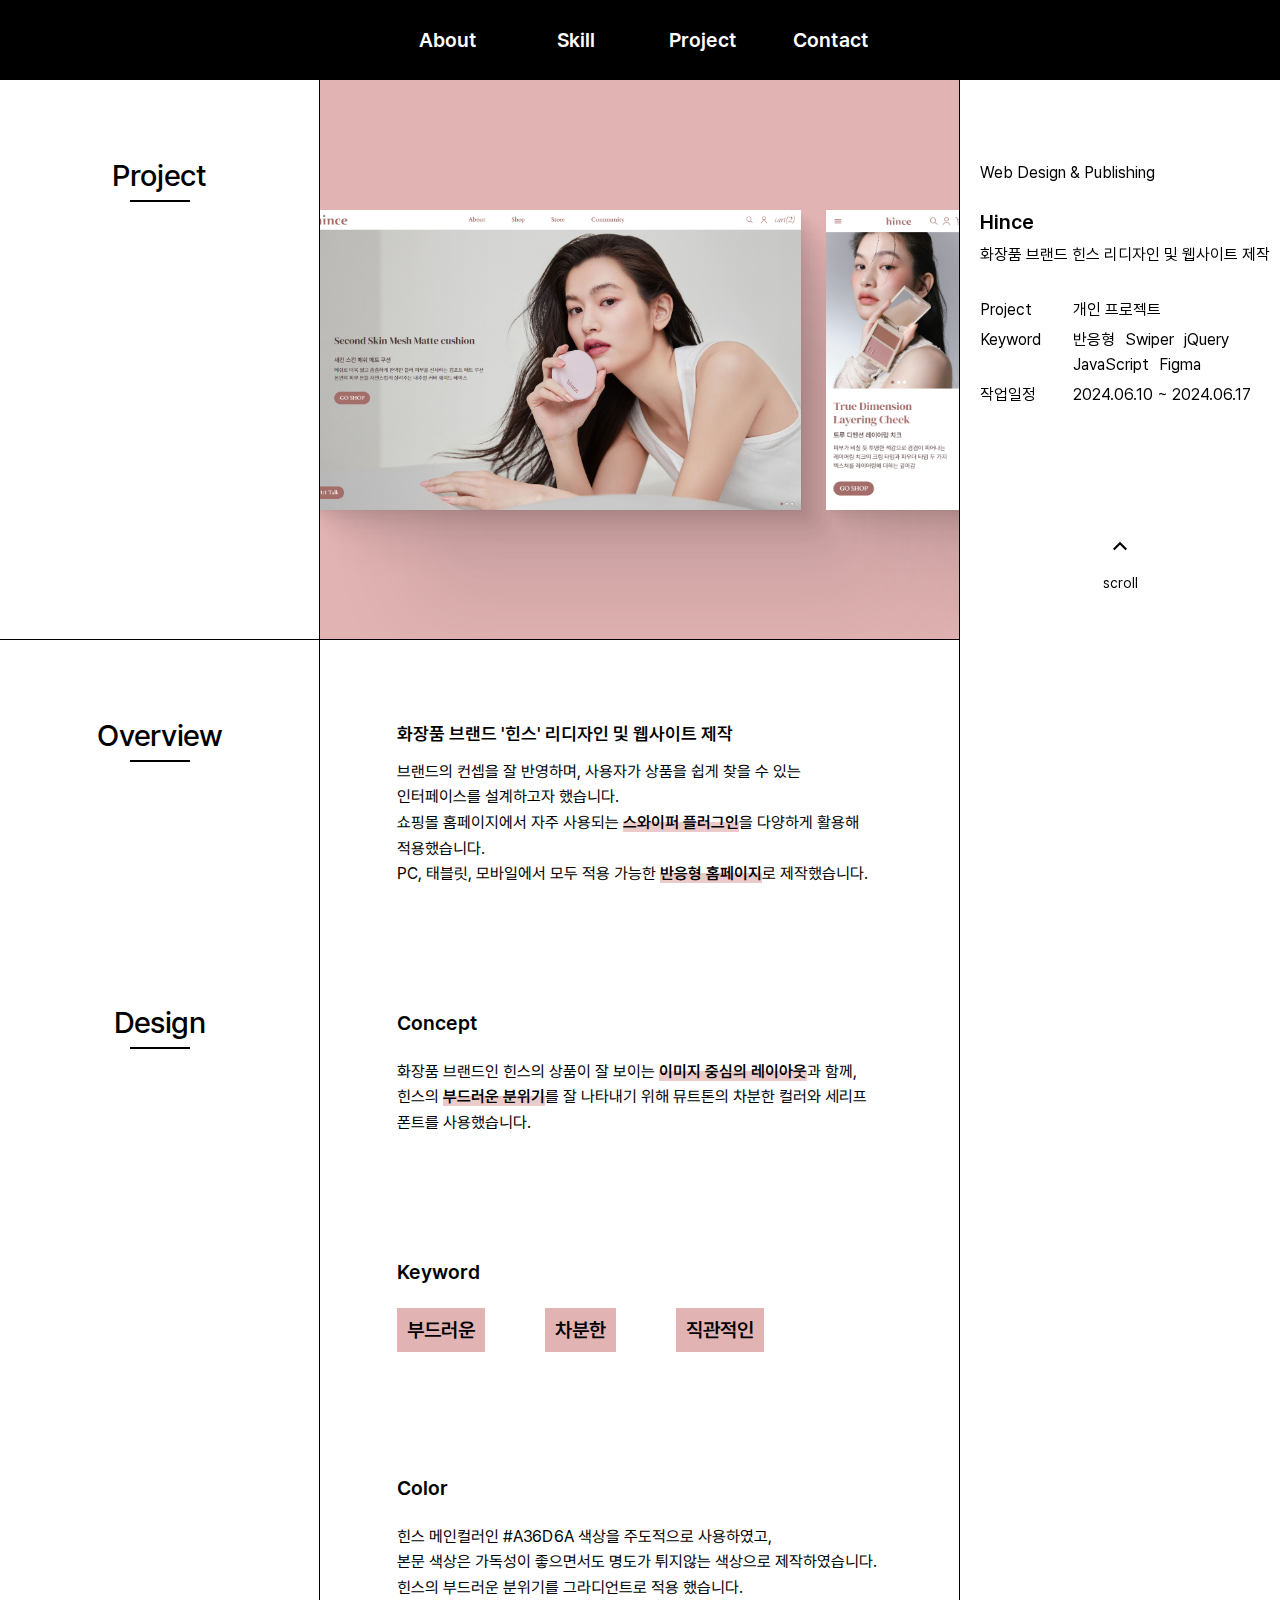
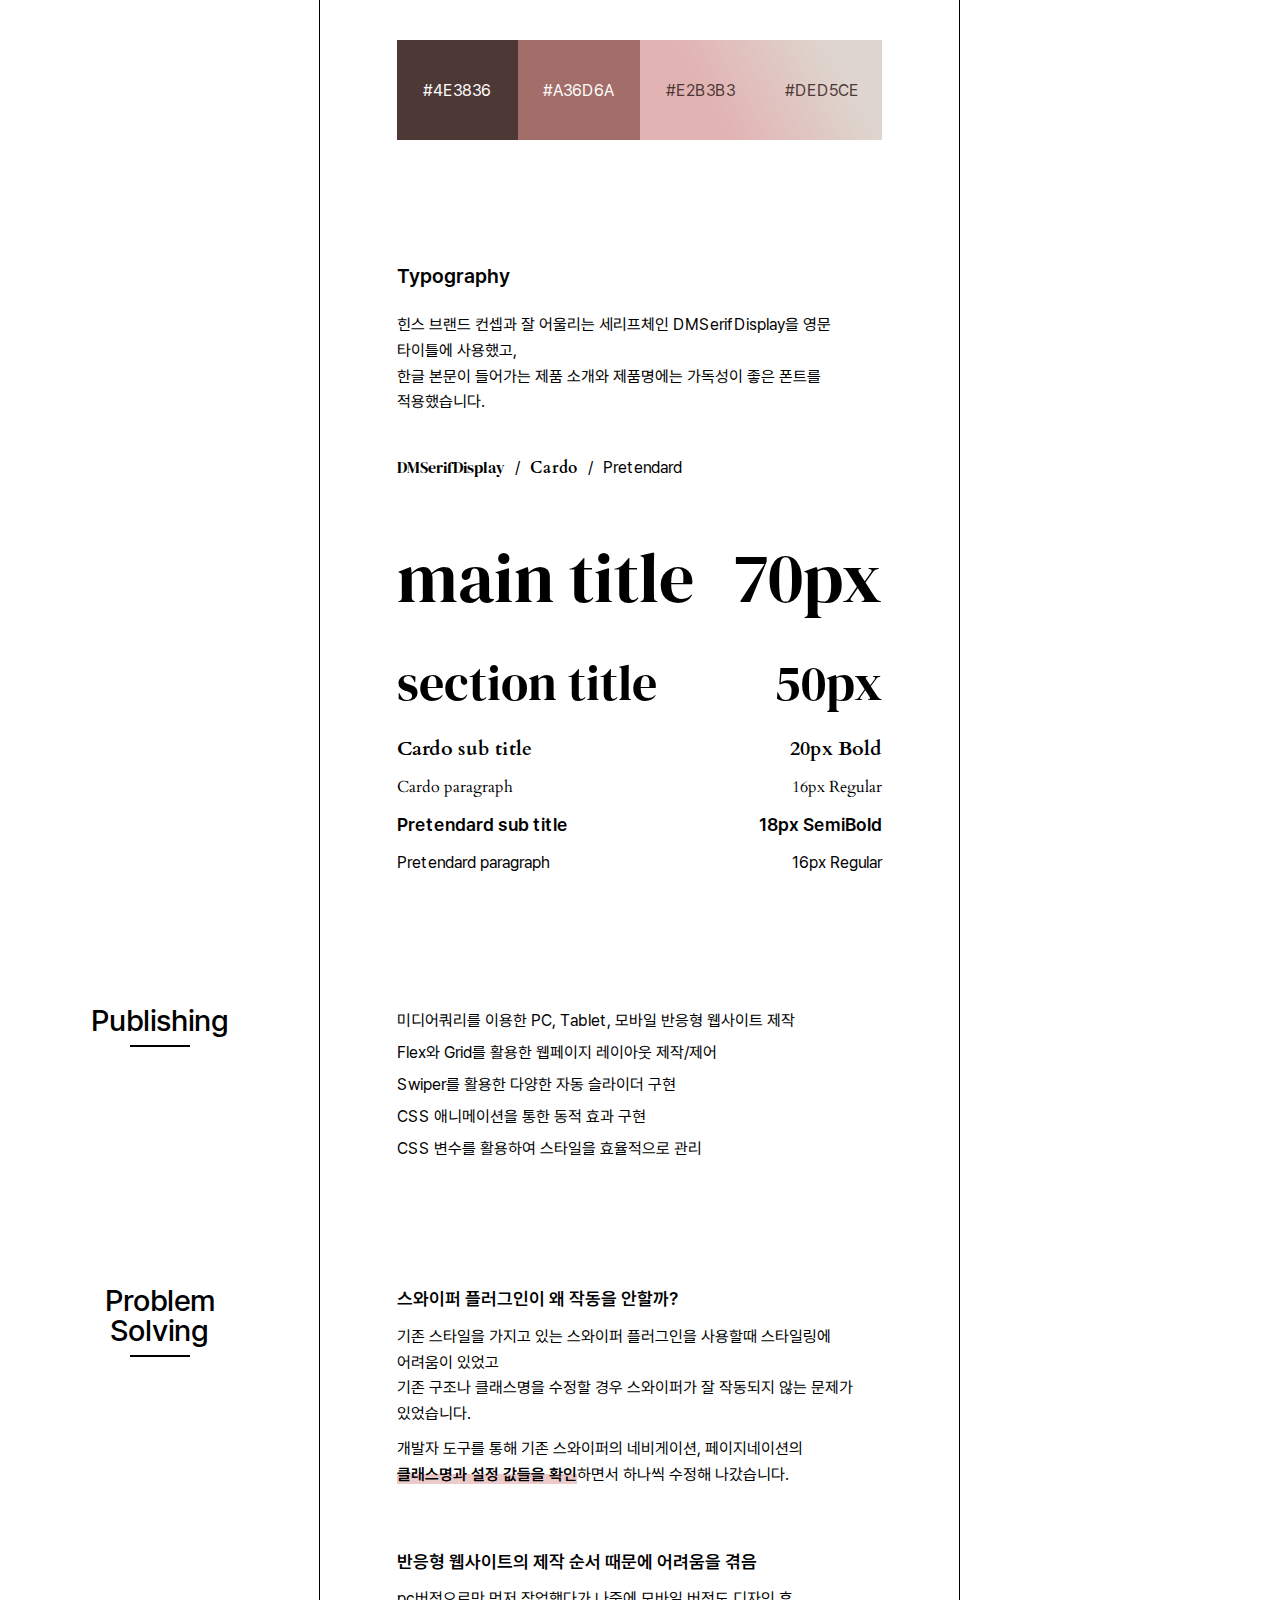
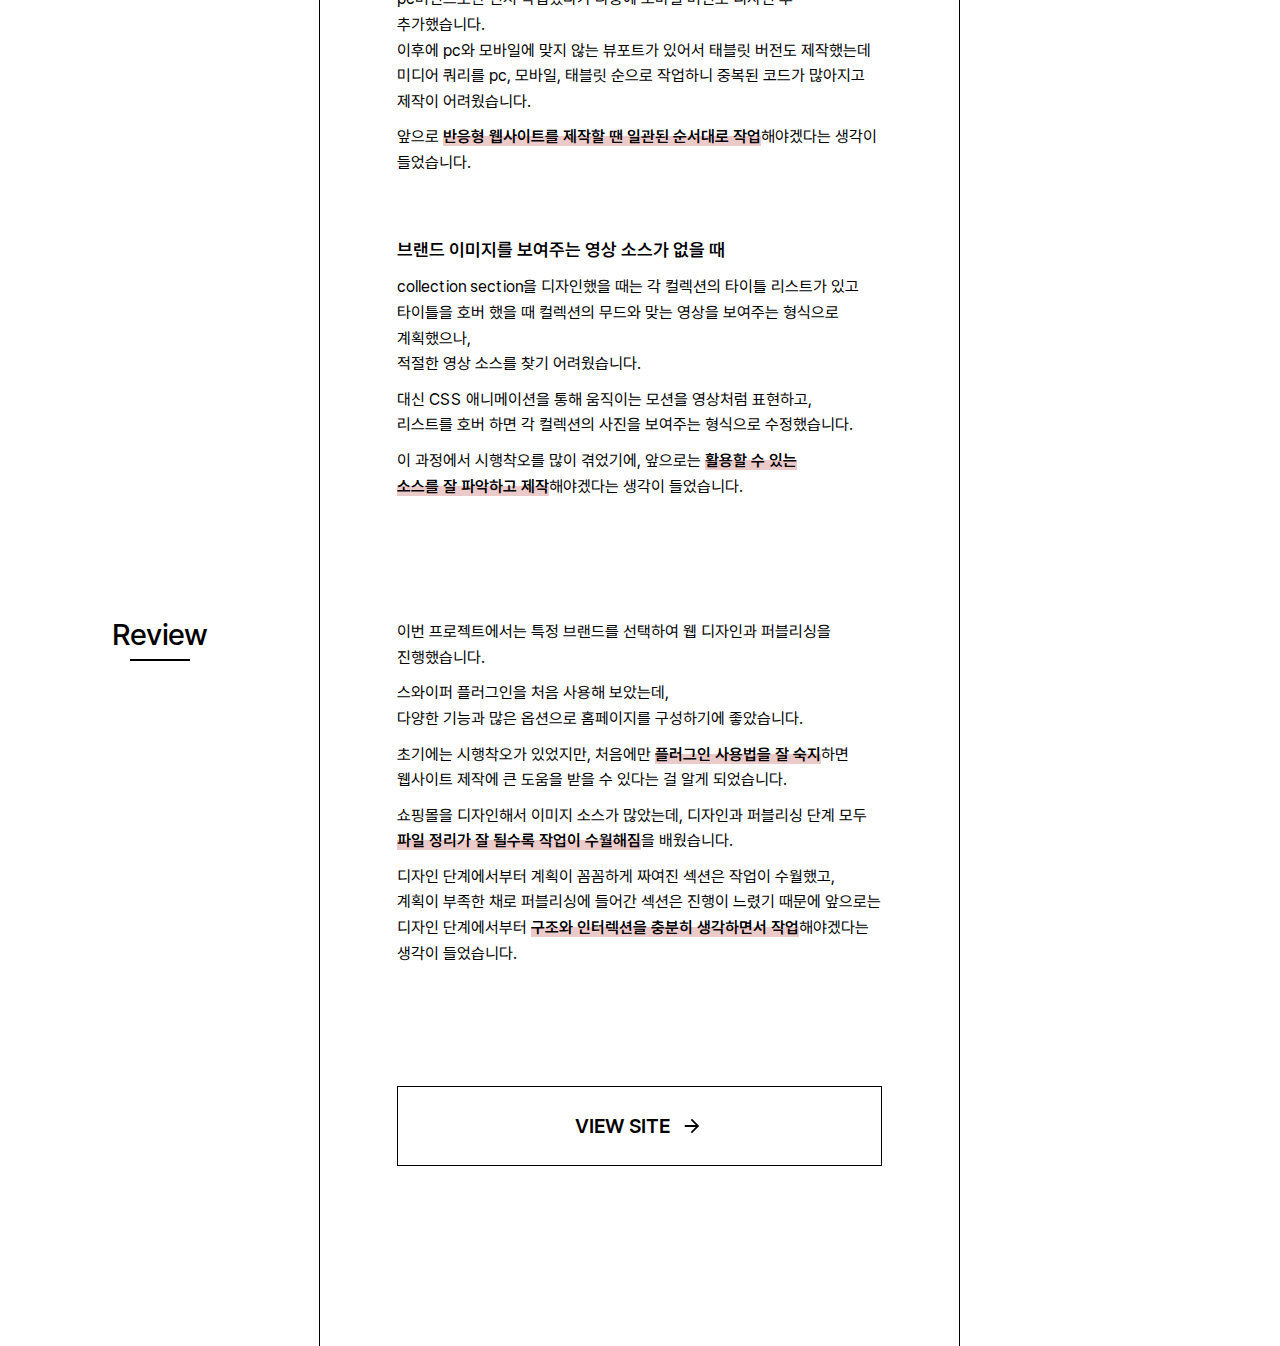
<file: project/project-hince.html>
<!DOCTYPE html>
<html lang="ko">

<head>
  <meta charset="utf-8">
  <title>project hince</title>
  <meta name="viewport" content="width=device-width,initial-scale=1,minimum-scale=1,maximum-scale=1,user-scalable=no">
  <!------ favicon ------>
  <link rel="shortcut icon" href="../assets/favicon/favicon.ico" type="image/x-icon">
  <link rel="apple-touch-icon" sizes="180x180" href="../assets/favicon/apple-touch-icon.png">
  <link rel="icon" type="image/png" sizes="32x32" href="../assets/favicon/favicon-32x32.png">
  <link rel="icon" type="image/png" sizes="16x16" href="../assets/favicon/favicon-16x16.png">
  <link rel="manifest" href="../assets/favicon/site.webmanifest">
  <!------ open graph ------>
  <meta property="og:title" content="Yejin's portfolio">
  <meta property="og:description" content="안녕하세요! 김예진의 포트폴리오 입니다👋">
  <meta property="og:image" content="https://kimkimyeye.github.io/portfolio/assets/images/opengraph.png">
  <meta property="og:url" content="https://kimkimyeye.github.io/portfolio/index.html">
  <!------ reset ------>
  <link rel="stylesheet" href="../assets/styles/reset.css">
  <!------ font ------>
  <link rel="stylesheet" href="../assets/styles/pretendard.css">
  <link rel="stylesheet" href="../assets/styles/DMSerifDisplay.css">
  <link rel="stylesheet" href="../assets/styles/Cardo.css">
  <!------ global style ------>
  <link rel="stylesheet" href="../assets/styles/variable.css">
  <link rel="stylesheet" href="../assets/styles/global.css">
  <link rel="stylesheet" href="../assets/styles/project-global.css">
  <!------ layout: index ------>
  <link rel="stylesheet" href="./project-hince.css">
</head>

<body>
  <!------ header ------>
  <header class="header">
    <div class="header-wrapper"></div>
    <ul class="nav">
      <li><a href="../index.html#about">About</a></li>
      <li><a href="../index.html#skill">Skill</a></li>
      <li><a href="../index.html#project">Project</a></li>
      <li><a href="../index.html#contact">Contact</a></li>
    </ul>
  </header>

  <!-- container -->
  <div class="container">

    <!------ side ------>
    <section class="section-side">

      <div class="side-wrapper">

        <div class="side-contents">

          <h4 class="side-sub-title">
            Web Design & Publishing
          </h4>
          <h3 class="side-title">Hince</h3>
          <p>화장품 브랜드 힌스 리디자인 및 웹사이트 제작</p>

          <div class="side-sub">

            <div class="side-sub-contents">
              <h4>Project</h4>
              <p>개인 프로젝트</p>
            </div>

            <div class="side-sub-contents">
              <h4>Keyword</h4>
              <ul class="keyword">
                <li>반응형</li>
                <li>Swiper</li>
                <li>jQuery</li>
                <li>JavaScript</li>
                <li>Figma</li>
              </ul>
            </div>

            <div class="side-sub-contents">
              <h4>작업일정</h4>
              <p>2024.06.10 ~ 2024.06.17</p>
            </div>

          </div>

        </div>

        <div class="scroll-up">
          <a class="scroll-a" href="#">
            <div class="scroll-icon">
              <svg xmlns="http://www.w3.org/2000/svg" height="28px" viewBox="0 -960 960 960" width="28px" fill="#000">
                <path d="m291-336-51-51 240-240 240 240-51 51-189-189-189 189Z" />
              </svg>
            </div>
            <span class="scroll-text">scroll</span>
          </a>
        </div>

      </div>
    </section>

    <div class="section-wrapper">
      <!------ Project ------>
      <section class="section project">
        <h2 class="main-title">Project</h2>
        <div class="contents">
          <div class="img-wrapper">
            <img class="pc-img" src="../assets/images/subpage/hince-pc.png" alt="main pc image">
            <img class="mobile-img" src="../assets/images/subpage/hince-m.png" alt="main mobile image">
          </div>
      </section>
      <!------ Overview ------>
      <section class="section overview">
        <h2 class="main-title">Overview</h2>
        <div class="contents">
          <p class="main-explain">화장품 브랜드 '힌스' 리디자인 및 웹사이트 제작</p>
          <p>브랜드의 컨셉을 잘 반영하며, 사용자가 상품을 쉽게 찾을 수 있는 인터페이스를 설계하고자 했습니다.
          </p>
          <p>
            쇼핑몰 홈페이지에서 자주 사용되는 <strong>스와이퍼 플러그인</strong>을 다양하게 활용해 적용했습니다.
          </p>
          <p>
            PC, 태블릿, 모바일에서 모두 적용 가능한 <strong>반응형 홈페이지</strong>로 제작했습니다.
          </p>
        </div>
      </section>

      <!------ Design ------>
      <section class="section design">
        <h2 class="main-title">Design</h2>
        <div class="contents">

          <div class="design-contents">
            <h3 class="sub-title">Concept</h3>
            <p>화장품 브랜드인 힌스의 상품이 잘 보이는 <strong>이미지 중심의 레이아웃</strong>과 함께,</p>
            <p>
              힌스의 <strong>부드러운 분위기</strong>를 잘 나타내기 위해 뮤트톤의 차분한 컬러와 세리프 폰트를 사용했습니다.
            </p>
          </div>

          <div class="design-contents">
            <h3 class="sub-title">Keyword</h3>
            <ul class="keyword">
              <li class="keyword-list">부드러운</li>
              <li class="keyword-list">차분한</li>
              <li class="keyword-list">직관적인</li>
            </ul>
          </div>

          <div class="design-contents">
            <h3 class="sub-title">Color</h3>
            <p>힌스 메인컬러인 #A36D6A 색상을 주도적으로 사용하였고,</p>
            <p>본문 색상은 가독성이 좋으면서도 명도가
              튀지않는 색상으로 제작하였습니다.</p>
            <p>힌스의 부드러운 분위기를 그라디언트로 적용 했습니다.</p>
            <ul class="color-palette">
              <li>#4E3836</li>
              <li>#A36D6A</li>
              <li>
                <div>#E2B3B3</div>
                <div>#DED5CE</div>
              </li>
            </ul>
          </div>

          <div class="design-contents">
            <h3 class="sub-title">Typography</h3>
            <p>힌스 브랜드 컨셉과 잘 어울리는 세리프체인 DMSerifDisplay을 영문 타이틀에 사용했고,</p>
            <p>
              한글 본문이 들어가는 제품 소개와 제품명에는 가독성이 좋은 폰트를 적용했습니다.</p>
            <ul class="typography-list">
              <li class="dmserif">DMSerifDisplay</li>
              <li class="cardo">Cardo</li>
              <li class="pretendard">Pretendard</li>
            </ul>

            <ul class="typography-list2">

              <li>
                <div>main title</div>
                <div>70px</div>
              </li>
              <li>
                <div>section title</div>
                <div>50px</div>
              </li>
              <li>
                <div>Cardo sub title</div>
                <div>20px Bold</div>
              </li>
              <li>
                <div>Cardo paragraph</div>
                <div>16px Regular </div>
              </li>
              <li>
                <div>Pretendard sub title</div>
                <div>18px SemiBold</div>
              </li>
              <li>
                <div>Pretendard paragraph</div>
                <div>16px Regular </div>
              </li>

            </ul>
          </div>

        </div>
      </section>

      <!------ Publishing ------>
      <section class="section publishing">
        <h2 class="main-title">Publishing</h2>
        <div class="contents">
          <ul>
            <li>미디어쿼리를 이용한 PC, Tablet, 모바일 반응형 웹사이트 제작</li>
            <li>Flex와 Grid를 활용한 웹페이지 레이아웃 제작/제어</li>
            <li>Swiper를 활용한 다양한 자동 슬라이더 구현</li>
            <li>CSS 애니메이션을 통한 동적 효과 구현</li>
            <li>CSS 변수를 활용하여 스타일을 효율적으로 관리</li>
          </ul>
        </div>
      </section>
      <!------ Problem&Solution ------>
      <section class="section problem-solution">
        <h2 class="main-title">Problem
          <span>Solving</span>
        </h2>
        <div class="contents">

          <div class="ps-contents">
            <p class="main-explain">스와이퍼 플러그인이 왜 작동을 안할까?</p>
            <p>기존 스타일을 가지고 있는 스와이퍼 플러그인을 사용할때 스타일링에 어려움이 있었고</p>
            <p class="p-10px">기존 구조나 클래스명을 수정할 경우 스와이퍼가 잘 작동되지 않는 문제가 있었습니다.</p>
            <p>개발자 도구를 통해 기존 스와이퍼의 네비게이션, 페이지네이션의</p>
            <p><strong>클래스명과 설정 값들을 확인</strong>하면서 하나씩 수정해 나갔습니다.</p>
          </div>

          <div class="ps-contents">
            <p class="main-explain">반응형 웹사이트의 제작 순서 때문에 어려움을 겪음</p>
            <p>pc버전으로만 먼저 작업했다가 나중에 모바일 버전도 디자인 후 추가했습니다.</p>
            <p>이후에 pc와 모바일에 맞지 않는 뷰포트가 있어서 태블릿 버전도 제작했는데</p>
            <p class="p-10px">미디어 쿼리를 pc, 모바일, 태블릿 순으로 작업하니 중복된 코드가 많아지고 제작이 어려웠습니다.</p>
            <p>앞으로 <strong>반응형 웹사이트를 제작할 땐 일관된 순서대로 작업</strong>해야겠다는 생각이 들었습니다.</p>
          </div>

          <div class="ps-contents">
            <p class="main-explain">브랜드 이미지를 보여주는 영상 소스가 없을 때</p>
            <p>collection section을 디자인했을 때는 각 컬렉션의 타이틀 리스트가 있고</p>
            <p>타이틀을 호버 했을 때 컬렉션의 무드와 맞는 영상을 보여주는 형식으로 계획했으나,</p>
            <p class="p-10px">적절한 영상 소스를 찾기 어려웠습니다.</p>
            <p>대신 CSS 애니메이션을 통해 움직이는 모션을 영상처럼 표현하고,</p>
            <p class="p-10px">리스트를 호버 하면 각 컬렉션의 사진을 보여주는 형식으로 수정했습니다.</p>
            <p>이 과정에서 시행착오를 많이 겪었기에, 앞으로는 <strong>활용할 수 있는</strong></p>
            <p><strong>소스를 잘 파악하고 제작</strong>해야겠다는 생각이 들었습니다.</p>
          </div>

        </div>
      </section>
      <!------ Review ------>
      <section class="section review">
        <h2 class="main-title">Review</h2>
        <div class="contents">
          <p class=p-10px>이번 프로젝트에서는 특정 브랜드를 선택하여 웹 디자인과 퍼블리싱을 진행했습니다. </p>
          <p>스와이퍼 플러그인을 처음 사용해 보았는데,</p>
          <p class="p-10px">다양한 기능과 많은 옵션으로 홈페이지를 구성하기에
            좋았습니다.</p>
          <p>초기에는 시행착오가 있었지만, 처음에만 <strong>플러그인 사용법을 잘 숙지</strong>하면</p>
          <p class="p-10px">웹사이트 제작에 큰 도움을 받을 수 있다는 걸 알게 되었습니다.</p>
          <p>쇼핑몰을 디자인해서 이미지 소스가 많았는데, 디자인과 퍼블리싱 단계 모두</p>
          <p class="p-10px"><strong>파일 정리가 잘 될수록 작업이 수월해짐</strong>을 배웠습니다. </p>
          <p>디자인 단계에서부터 계획이 꼼꼼하게 짜여진 섹션은 작업이 수월했고,</p>
          <p>계획이 부족한 채로 퍼블리싱에 들어간 섹션은 진행이 느렸기 때문에 앞으로는 </p>
          <p>디자인 단계에서부터 <strong>구조와 인터렉션을 충분히 생각하면서 작업</strong>해야겠다는 생각이 들었습니다.</p>


          <div class="view-site-btn">
            <a href="https://kimkimyeye.github.io/hince/" target="_blank">VIEW SITE
              <svg class="arrow-icon" xmlns="http://www.w3.org/2000/svg" height="24px" viewBox="0 -960 960 960"
                width="24px" fill="#000">
                <path d="M630-444H192v-72h438L429-717l51-51 288 288-288 288-51-51 201-201Z" />
              </svg>
            </a>
          </div>

        </div>
      </section>


    </div>

  </div>

</body>

</html>
</file>
<file: assets/styles/pretendard.css>
@charset "utf-8";
/*
Copyright (c) 2021 Kil Hyung-jin, with Reserved Font Name Pretendard.
https://github.com/orioncactus/pretendard

This Font Software is licensed under the SIL Open Font License, Version 1.1.
This license is copied below, and is also available with a FAQ at:
http://scripts.sil.org/OFL
*/

@font-face {
  font-family: "Pretendard";
  font-weight: 900;
  font-display: swap;
  src: local("Pretendard Black"),
    url(../fonts/Pretendard-Black.woff2) format("woff2");
}

@font-face {
  font-family: "Pretendard";
  font-weight: 800;
  font-display: swap;
  src: local("Pretendard ExtraBold"),
    url(../fonts/Pretendard-ExtraBold.woff2) format("woff2");
}

@font-face {
  font-family: "Pretendard";
  font-weight: 700;
  font-display: swap;
  src: local("Pretendard Bold"),
    url(../fonts/Pretendard-Bold.woff2) format("woff2");
}

@font-face {
  font-family: "Pretendard";
  font-weight: 600;
  font-display: swap;
  src: local("Pretendard SemiBold"),
    url(../fonts/Pretendard-SemiBold.woff2) format("woff2");
}

@font-face {
  font-family: "Pretendard";
  font-weight: 500;
  font-display: swap;
  src: local("Pretendard Medium"),
    url(../fonts/Pretendard-Medium.woff2) format("woff2");
}

@font-face {
  font-family: "Pretendard";
  font-weight: 400;
  font-display: swap;
  src: local("Pretendard Regular"),
    url(../fonts/Pretendard-Regular.woff2) format("woff2");
}

@font-face {
  font-family: "Pretendard";
  font-weight: 300;
  font-display: swap;
  src: local("Pretendard Light"),
    url(../fonts/Pretendard-Light.woff2) format("woff2");
}

@font-face {
  font-family: "Pretendard";
  font-weight: 200;
  font-display: swap;
  src: local("Pretendard ExtraLight"),
    url(../fonts/Pretendard-ExtraLight.woff2) format("woff2");
}

@font-face {
  font-family: "Pretendard";
  font-weight: 100;
  font-display: swap;
  src: local("Pretendard Thin"),
    url(../fonts/Pretendard-Thin.woff2) format("woff2");
}
</file>
<file: assets/styles/variable.css>
@charset "UTF-8";

@import url(./pretendard.css);

:root {
  /*** weight ***/
  --weight-sm: 400;
  --weight-md: 500;
  --weight-lg: 600;

  /*** size ***/
  --font-sm: 14px;
  --font-md: 16px;
  --font-lg: 18px;
  --font-xl: 20px;
  --font-xxl: 30px;

  /****** line-height ******/
  --lineHeight-s: 1;
  --lineHeight-md: 1.6;
  --lineHeight-lg: 2;
}
</file>
<file: assets/styles/global.css>
@charset "UTF-8";

html {
  scroll-behavior: smooth;
}

body {
  font-family: "Pretendard", -apple-system, BlinkMacSystemFont, "Helvetica Neue",
    "Apple SD Gothic Neo", Arial, sans-serif;
  font-weight: 400;
  word-break: keep-all;
  line-height: 1.6;
}

/****** header ******/
.header {
  width: 100%;
  height: 80px;
  background-color: #fff;
  display: grid;
  grid-template-columns: 1fr 2fr 1fr;
  position: fixed;
  border-bottom: 1px solid #000;
  z-index: 9999;
  transition: 0.2s;
}

.header:hover {
  background-color: #000;
  color: #fff;
}
/* .header .nav:hover {
  background-color: #000;
  color: #fff;
} */

.header .header-wrapper {
  border-right: 1px solid #000;
}

.header .nav {
  grid-column: 2 / 3;
  display: flex;
  justify-content: center;
  user-select: none;
  -webkit-touch-callout: none; /* iOS Safari */
  -webkit-user-select: none; /* Safari */
  border-right: 1px solid #000;
}
.header .nav li {
  width: 20%;
}
.header .nav li a {
  width: 100%;
  height: 100%;
  text-align: center;
  display: block;
  display: grid;
  place-items: center;
  font-weight: var(--weight-lg);
  font-size: var(--font-xl);
}

/* main-title */
.main-title {
  font-size: var(--font-xxl);
  font-weight: var(--weight-md);
  line-height: var(--lineHeight-s);
  padding: 0 40px;
  text-align: center;
}

.main-title::after {
  content: "";
  width: 60px;
  height: 2px;
  display: block;
  background-color: #000;
  margin: 10px auto;
}
</file>
<file: index.css>
@charset "UTF-8";

::selection {
  background-color: #51ff72;
}

/* main-title */
.main-title {
  margin-top: 80px;
}

/* speech-balloon */
.speech-balloon {
  font-size: var(--font-md);
  background-color: #000;
  color: #fff;
  padding: 5px 15px;
  display: inline-block;
  border-radius: 4px;
  width: max-content;
  white-space: nowrap;
  animation: shake 2s ease-in-out infinite;
}

.speech-balloon::before {
  content: "";
  position: absolute;
  border-top: 6px solid transparent;
  border-bottom: 6px solid transparent;
  border-right: 10px solid #000;
  left: -10px;
  top: 50%;
  transform: translateY(-50%);
}

@keyframes shake {
  0% {
    rotate: 0;
  }

  5% {
    rotate: 4deg;
  }

  10% {
    rotate: -4deg;
  }

  15% {
    rotate: 0.1deg;
  }

  100% {
    rotate: 0;
  }
}

/****** contents ******/

/****** About ******/
.about {
  padding-top: 80px;
  display: grid;
  height: 100vh;
  grid-template: 1fr 80px / 1fr 2fr 1fr;
}

/* about-title */
.about .about-title {
  grid-row: 1 / 3;
  border-right: 1px solid #000;
}

/* about-main */
.about-main {
  display: grid;
  align-items: center;
  justify-content: center;
}

.about-main .main-text-wrapper {
  font-size: 50px;
  position: relative;
}
.main-text-wrapper .balloon-wrapper {
  display: flex;
  align-items: center;
  gap: 30px;
}

.about-main .main-text-wrapper .typed-text {
  font-weight: var(--weight-md);
}
.about-main .main-list-wrapper {
  margin-top: 60px;
}
.about-main .main-list-wrapper h4 {
  font-size: var(--font-sm);
  font-weight: var(--weight-sm);
}
.main-list-wrapper .about-main-list {
  display: flex;
  gap: 70px;
  white-space: nowrap;
  position: relative;
  margin-top: 14px;
}
.main-list-wrapper .about-main-list li {
  position: relative;
  left: 10px;
  font-weight: var(--weight-md);
}

.main-list-wrapper .about-main-list li::before {
  content: "";
  background-color: #000;
  width: 4px;
  height: 4px;
  position: absolute;
  left: -10px;
  top: 50%;
  transform: translateY(-50%);
}

/* about-main */
.about .about-main {
  border-right: 1px solid #000;
  border-bottom: 1px solid #000;
  padding: 40px;
}

/* cursor animation */
.about .about-main span.cursor {
  display: inline-block;
  margin-left: 0.1rem;
  width: 3px;
  animation: blink 1s infinite;
}

@keyframes blink {
  0% {
    background-color: #000;
  }

  49% {
    background-color: #000;
  }

  50% {
    background-color: transparent;
  }

  99% {
    background-color: transparent;
  }

  100% {
    background-color: #000;
  }
}

.about .about-side {
  border-bottom: 1px solid #000;
  display: grid;
  place-items: center;
  padding: 40px;
}
.about .about-side .side-wrapper {
  max-width: 40%;
  min-width: 220px;
}
.about .about-side .side-wrapper .about-side-title {
  font-weight: var(--weight-lg);
  font-size: var(--font-xl);
  margin-bottom: 10px;
}

.about .about-side .side-wrapper p {
  margin-bottom: 10px;
  word-break: keep-all;
  white-space: normal;
}
/* about-bottom */
.about .about-bottom {
  transition: 0.2s;
  grid-column: 2 / 4;
  user-select: none;
  -webkit-touch-callout: none; /* iOS Safari */
  -webkit-user-select: none; /* Safari */
}

.about .about-bottom:hover {
  background-color: #000;
  color: #fff;
}

.about .about-bottom:hover .arrow-icon path {
  fill: #fff;
}

.about .about-bottom:hover .arrow-icon {
  animation: arrow-right 0.5s cubic-bezier(0.25, 0.46, 0.45, 0.94) both;
}

@keyframes arrow-right {
  0% {
    transform: translateX(-16px);
    opacity: 0;
  }

  100% {
    transform: translateX(0px);
    opacity: 1;
  }
}

.about .about-bottom a {
  display: block;
  width: 100%;
  height: 100%;
  display: flex;
  justify-content: center;
  align-items: center;
  font-weight: var(--weight-lg);
  font-size: var(--font-xl);
  gap: 10px;
}

/****** Skill ******/
.skill {
  display: grid;
  grid-template-columns: 1fr 3fr;
}

/* skill-title */
.skill .skill-title {
  border-right: 1px solid #000;
  border-top: 1px solid #000;
}

/* skill sticky 쓸지말지 */
.skill .main-title {
  position: sticky;
  top: 160px;
  margin-bottom: 120px;
}

/* skill-list */

/* skill-item */
.skill .skill-list .skill-item {
  display: grid;
  grid-template-columns: 2fr 400px 0.5fr;
  border-top: 1px solid #000;
  align-items: center;
}
/* skill-item-title */
.skill .skill-list .skill-item-title {
  font-size: var(--font-xxl);
  margin-left: 5vw;
  font-weight: var(--weight-md);
}

.skill .skill-list .skill-item .skill-item-text {
  padding: 40px 0;
  font-weight: var(--weight-md);
}

.skill .skill-list .skill-item .skill-item-text li {
  line-height: var(--lineHeight-lg);
}

/* skill-item-icon  */
.skill .skill-list .skill-item .skill-item-icon {
  text-indent: -9999px;
  margin-right: 5vw;
  justify-self: end;
  position: relative;
  display: block;
}
.skill .skill-list .skill-item:hover .skill-item-icon {
  animation: rotate90 0.3s 0.5s ease both;
}
@keyframes rotate90 {
  from {
    transform: rotate(0deg);
  }
  to {
    transform: rotate(90deg);
  }
}

.skill .skill-list .skill-item .skill-item-icon::before,
.skill .skill-list .skill-item .skill-item-icon::after {
  content: "";
  background-color: #000;
  display: block;
  width: 16px;
  /* width: 20px; */
  height: 2px;
  position: absolute;
  top: 50%;
  left: 50%;
  transform: translate(-50%, -50%);
}
.skill .skill-list .skill-item .skill-item-icon::after {
  transform: translate(-50%, -50%) rotate(-90deg);
}

.skill-item {
  cursor: pointer;
  position: relative;
  overflow: hidden;
  z-index: 1;
}

/* skill-item color  */
.skill-item1::before {
  background-color: #31a8ff;
}
.skill-item2::before {
  background-color: #f66c3b;
}
.skill-item3::before {
  background-color: #fedd22;
}
.skill-item4::before {
  background-color: #61dafb;
}
.skill-item5::before {
  background-color: #9999ff;
}
.skill-item6::before {
  background-color: #45c0c0;
}
.skill-item7::before {
  background-color: #c0c0c0;
}

.skill-item::before {
  content: "";
  position: absolute;
  left: 0;
  top: 0;
  width: 100%;
  height: 100%;
  transform: translateX(-100%);
  transition: all 0.8s cubic-bezier(0.33, 1, 0.68, 1);
  z-index: -1;
}

.skill-item:hover::before {
  transform: translateX(0);
}

/****** Project ******/
.project .project-list .project-item a {
  display: contents;
}
/* project-title */
.project .project-title {
  display: grid;
  grid-template-columns: 1fr 3fr;
  height: 240px;
  border-top: 1px solid #000;
  border-bottom: 1px solid #000;
}
.project .project-title .main-title {
  top: 0;
  bottom: 0;
  left: 0;
  right: 0;
  margin: auto;
}

/* project-list  */
.project .project-list {
  display: grid;
  grid-template-columns: 1fr 1fr;
}
/* project-item */
.project .project-list .project-item {
  display: grid;
  grid-template: 2fr 1fr / 1fr 1fr;
  position: relative;
  transition: 0.3s;
}

.project .project-list .project-item1:hover {
  background-color: #adc3ff;
}
.project .project-list .project-item2:hover {
  background-color: #f6e0b4;
}
.project .project-list .project-item3:hover {
  background-color: #e2b3b3;
}
.project .project-list .project-item4:hover {
  background-color: #d2ffa7;
}

.project .project-list .project-item::before {
  content: "";
  position: absolute;
  width: 100%;
  height: 0px;
  top: 0;
  background-color: #000;
  z-index: 999;
}
.project .project-list .project-item::after {
  content: "";
  position: absolute;
  width: 0px;
  height: 100%;
  right: 0;
  background-color: #000;
  z-index: 999;
}
.project .project-list .project-item a::before {
  content: "";
  position: absolute;
  width: 0px;
  height: 100%;
  left: 0;
  background-color: #000;
  z-index: 999;
}
.project .project-list .project-item a::after {
  content: "";
  position: absolute;
  width: 100%;
  height: 0px;
  bottom: 0;
  background-color: #000;
  z-index: 999;
}
.project .project-list .project-item:hover::before {
  height: 4px;
}
.project .project-list .project-item:hover::after {
  width: 4px;
}
.project .project-list .project-item a:hover::before {
  width: 4px;
}
.project .project-list .project-item a:hover::after {
  height: 4px;
}

/* project-img */
.project .project-list .project-item .project-img-wrapper {
  grid-column: 2 / 3;
  overflow: hidden;
}
.project .project-list .project-item:hover .project-img-wrapper img {
  transform: scale(115%);
}
.project .project-list .project-item:nth-child(odd) .project-img-wrapper {
  border-right: 1px solid #000;
}

.project .project-list .project-item .project-img-wrapper img {
  width: 100%;
  height: 100%;
  object-fit: cover;
  transition: 0.3s;
}

/* text-box1 */
.project .project-list .project-item .text-box1 {
  display: flex;
  flex-direction: column;
  justify-content: space-between;
  padding: 30px;
  /* 20 40 */
  grid-row: 1 / 2;
  border-right: 1px solid #000;
}
.project .project-list .project-item .text-box1 .box1-title-text {
  font-weight: var(--weight-lg);
}
.project .project-list .project-item .text-box1 .box1-sub-text {
  font-weight: var(--weight-lg);
}
.project .project-list .project-item .text-box1 .box1-keyword-text {
  margin-top: 10px;
  display: flex;
  flex-wrap: wrap;
  word-break: keep-all;
  white-space: normal;
}
.project .project-list .project-item .text-box1 .box1-keyword-text li {
  padding-right: 20px;
  padding-top: 5px;
}

/* text-box1 */
.project .project-list .project-item .text-box2 {
  padding: 30px;
  /* 20 40 */
  grid-column: 1 / 3;
  border-top: 1px solid #000;
  border-bottom: 1px solid #000;
  display: grid;
  grid-template: 1fr 1fr / 3fr 1fr;
  justify-content: space-between;
}

.project .project-list .project-item:nth-child(odd) .text-box2 {
  border-right: 1px solid #000;
}
.project .project-list .project-item .text-box2 .box2-title-text {
  font-weight: var(--weight-lg);
}
.project .project-list .project-item .text-box2 .box2-date-text {
  justify-self: end;
}
.project .project-list .project-item .text-box2 .box2-sub-text {
  grid-column: 1 / 3;
  align-self: end;
}
.project .project-list .project-item .text-box2 .box2-sub-text span {
  display: block;
}

/****** Contact ******/
.contact {
  display: grid;
  grid-template: 1fr 80px / 1fr 3fr;
}

/* contact-title */
.contact .contact-title {
  grid-row: 1 / 3;
  border-right: 1px solid #000;
}
/* contact-main  */
.contact .contact-main {
  height: 480px;
  display: grid;
  grid-template-columns: 2fr 1fr;
}
.contact .contact-main .contact-contents {
  display: grid;
  place-items: center;
}
.contact-contents-in {
  width: 68%;
}
.contact .contactme-wrapper {
  display: flex;
  align-items: center;
  margin-bottom: 60px;
}

.contact .contactme-wrapper h3 {
  font-weight: var(--weight-sm);
  font-size: 50px;
  margin-right: 30px;
  white-space: nowrap;
}

.contact .contact-contents .address {
  display: flex;
  justify-content: space-between;
  margin-left: 4px;
  white-space: nowrap;
  gap: 40px;
}
.contact .contact-contents .address h4 {
  font-weight: var(--weight-sm);
  font-size: var(--font-sm);
}
.contact .contact-contents .address p {
  font-weight: var(--weight-lg);
  font-size: var(--font-xl);
  margin-top: 4px;
}

/* scroll-up */
.scroll-up {
  place-self: center;
  width: 100px;
  height: 100px;
  text-align: center;
  display: grid;
  place-items: center;
  grid-column: 2 / 3;
}
.scroll-up .scroll-text {
  padding-top: 5px;
  display: block;
  font-size: var(--font-sm);
}
.scroll-up:hover .scroll-icon {
  animation: scroll-up 1s cubic-bezier(0.25, 0.46, 0.45, 0.94) infinite both;
}

@keyframes scroll-up {
  0% {
    transform: translateY(16px);
    opacity: 1;
  }

  50% {
    transform: translateY(0px);
    opacity: 0;
  }

  100% {
    transform: translateY(0px);
    opacity: 0;
  }
}

/* contact-link */
.contact .contact-link {
  display: grid;
  grid-template-columns: repeat(3, 1fr);
  place-items: center;
  justify-content: center;
  border-top: 1px solid #000;
  user-select: none;
  -webkit-touch-callout: none; /* iOS Safari */
  -webkit-user-select: none; /* Safari */
  white-space: nowrap;
}
.contact .contact-link li {
  width: 100%;
  height: 100%;
  position: relative;
}

.contact .contact-link li a {
  display: block;
  width: 100%;
  height: 100%;
  font-weight: var(--weight-lg);
  font-size: 20px;
  display: flex;
  align-items: center;
  justify-content: center;
  gap: 10px;
}
.contact .contact-link li:first-child {
  border-right: 1px solid #000;
}
.contact .contact-link li:nth-child(2) {
  border-right: 1px solid #000;
}

.contact .contact-link .contact-link-item {
  transition: 0.2s;
}
.contact .contact-link .contact-link-item:hover {
  background-color: #000;
  color: #fff;
}

.contact .contact-link .contact-link-item:hover .arrow-icon path {
  fill: #fff;
}

.contact .contact-link .contact-link-item:hover .arrow-icon {
  animation: arrow-right 0.5s cubic-bezier(0.25, 0.46, 0.45, 0.94) both;
}

/****** footer ******/
.footer-copyright {
  height: 80px;
  display: grid;
  place-items: center;
  border-top: 1px solid #000;
  font-size: 14px;
}
</file>
<file: assets/styles/jost.css>
@charset "utf-8";

@font-face {
  font-family: "Jost";
  src: local("Jost Medium"), url(../fonts/Jost-Medium.woff2) format("woff2");
  font-style: normal;
  font-weight: 500;
  font-display: swap;
}
</file>
<file: assets/styles/project-global.css>
@charset "UTF-8";

p strong {
  font-weight: var(--weight-lg);
}
.p-10px {
  padding-bottom: 10px;
}

/****** section-wrapper ******/
.container {
  padding-top: 80px;
  display: grid;
  grid-template-columns: repeat(4, 1fr);
}

/****** contents ******/
.section-wrapper {
  grid-row: 1;
  grid-column: 1 / 4;
}

/****** side ******/
.section-side {
  grid-row: 1;
  grid-column: 4 / 5;
  position: relative;
  display: flex;
  justify-content: center;
}
.section-side p {
  white-space: nowrap;
}

.section-side .side-contents {
  padding: 0 20px;
  max-width: 320px;
}
.section-side .side-wrapper {
  position: fixed;
  top: 80px;
  display: grid;
  padding-top: 80px;
}

.section-side .side-wrapper .side-title {
  padding: 20px 0 4px;
  font-weight: var(--weight-lg);
  font-size: var(--font-xl);
}

.section-side .side-wrapper .side-sub {
  padding-top: 30px;
}
.section-side .side-wrapper .side-sub-title {
  font-weight: var(--weight-sm);
}
.section-side .side-wrapper .side-sub-contents {
  display: grid;
  grid-template-columns: 1fr 2fr;
  font-weight: var(--weight-sm);
  padding-bottom: 4px;
}
.section-side .side-wrapper .side-sub-contents h4 {
  font-weight: var(--weight-sm);
}
.section-side .side-wrapper .side-sub-contents .keyword {
  display: flex;
  flex-wrap: wrap;
}
.section-side .side-wrapper .side-sub-contents .keyword li {
  padding-right: 10px;
}

/* scroll-up */
.scroll-up {
  place-self: center;
  width: 100px;
  height: 100px;
  text-align: center;
  margin-top: 120px;
}

.scroll-up .scroll-text {
  padding-top: 5px;
  display: block;
  font-weight: var(--weight-sm);
  font-size: var(--font-sm);
}
.scroll-up:hover .scroll-icon {
  animation: scroll-up 1s cubic-bezier(0.25, 0.46, 0.45, 0.94) infinite both;
}

@keyframes scroll-up {
  0% {
    transform: translateY(16px);
    opacity: 1;
  }

  50% {
    transform: translateY(0px);
    opacity: 0;
  }

  100% {
    transform: translateY(0px);
    opacity: 0;
  }
}

/****** section ******/
.section {
  display: grid;
  grid-template-columns: 1fr 2fr;
}

/****** title ******/
.main-title {
  border-right: 1px solid #000;
}
.sub-title {
  font-size: var(--font-xl);
  font-weight: var(--weight-lg);
  padding-bottom: 20px;
}
.main-explain {
  font-size: var(--font-lg);
  font-weight: var(--weight-lg);
  padding-bottom: 10px;
}

/****** contents ******/
.contents {
  border-right: 1px solid #000;
  padding: 0 12%;
  padding-bottom: 120px;
}

/****** view-site-btn ******/
.view-site-btn {
  height: 80px;
  transition: 0.2s;
  user-select: none;
  -webkit-touch-callout: none; /* iOS Safari */
  -webkit-user-select: none; /* Safari */
  border: 1px solid #000;
}

.view-site-btn:hover {
  background-color: #000;
  color: #fff;
}

.view-site-btn:hover .arrow-icon path {
  fill: #fff;
}

.view-site-btn:hover .arrow-icon {
  animation: arrow-right 0.5s cubic-bezier(0.25, 0.46, 0.45, 0.94) both;
}

@keyframes arrow-right {
  0% {
    transform: translateX(-16px);
    opacity: 0;
  }

  100% {
    transform: translateX(0px);
    opacity: 1;
  }
}

.view-site-btn a {
  display: block;
  width: 100%;
  height: 100%;
  display: flex;
  justify-content: center;
  align-items: center;
  font-weight: var(--weight-lg);
  font-size: var(--font-xl);
  gap: 10px;
  white-space: nowrap;
}
</file>
<file: project/project-adererror.css>
@charset "UTF-8";

p strong {
  box-shadow: inset 0 -10px 0 #adc3ff;
}

::selection {
  background-color: #adc3ff;
}

/****** Project ******/
.project {
  height: 560px;
  border-bottom: 1px solid #000;
}
.project .contents {
  overflow: hidden;
  background-color: #ddd;
  margin: 0;
  padding: 0;
  display: flex;
  justify-content: center;
  align-items: center;
}

.project .contents img {
  height: 300px;
  /* border-radius: 10px; */
  box-shadow: 2.8px 2.8px 2.8px rgba(0, 0, 0, 0.045),
    6.7px 6.7px 6.7px rgba(0, 0, 0, 0.065),
    12.5px 12.5px 12.5px rgba(0, 0, 0, 0.08),
    22.3px 22.3px 22.3px rgba(0, 0, 0, 0.095),
    41.8px 41.8px 41.8px rgba(0, 0, 0, 0.115),
    100px 100px 100px rgba(0, 0, 0, 0.16);
}
.project .contents .img-wrapper {
  display: flex;
  justify-content: space-between;
}
.project .contents .img-wrapper .pc-img {
  margin-right: 2vw;
}
.project .main-title {
  padding-top: 80px;
}
/****** Overview ******/
.overview .main-title {
  padding-top: 80px;
}
.overview .contents {
  padding-top: 80px;
}
.overview .overview-list {
  padding-top: 30px;
  display: grid;
  grid-template: 1fr 1fr / 70px 1fr;
  gap: 10px;
}
.overview .overview-list h4 {
  font-weight: var(--weight-sm);
}
/****** 과정 ******/
.process .process-wrapper {
  font-size: var(--weight-sm);
  line-height: var(--lineHeight-lg);
  display: grid;
  grid-template-columns: repeat(3, 1fr);
}
.process .process-wrapper .process-list .line {
  position: relative;
  height: 1px;
  background-color: #000;
  display: block;
}
.process .process-wrapper .process-list .line::before {
  content: "";
  border-radius: 50%;
  width: 5px;
  height: 5px;
  background-color: #000;
  display: block;
  position: absolute;
  top: 50%;
  transform: translateY(-50%);
}
.process .process-wrapper .process-list .arrow::after {
  content: "";
  position: absolute;
  top: 50%;
  transform: translateY(-50%);
  right: -6px;
  border-top: 5px solid transparent;
  border-left: 5px solid #000;
  border-bottom: 5px solid transparent;
  border-right: 5px solid transparent;
}

.process .process-wrapper .process-list ul {
  padding-top: 10px;
}
/****** 역할 ******/
.part ul {
  padding-top: 10px;
  font-size: var(--font-lg);
}
.part li {
  line-height: var(--lineHeight-lg);
}

/****** Design ******/
.design .design-contents {
  padding-bottom: 120px;
}
.design .design-contents .keyword {
  display: flex;
  gap: 60px;
}
.design .design-contents .keyword-list {
  background-color: #0000c5;
  color: #fff;
  padding: 6px 10px;
  font-size: var(--font-xl);
  font-weight: var(--weight-lg);
}
.design .design-contents .color-palette {
  margin-top: 40px;
  display: grid;
  grid-template-columns: repeat(4, 1fr);
  height: 100px;
  text-align: center;
}
.design .design-contents .color-palette li {
  display: grid;
  place-items: center;
}
.design .design-contents .color-palette li:first-child {
  background-color: #0000c5;
  color: #fff;
}
.design .design-contents .color-palette li:nth-child(2) {
  background-color: #000;
  color: #fff;
}
.design .design-contents .color-palette li:nth-child(3) {
  background-color: #fff;
  border: 1px solid #000;
}
.design .design-contents .color-palette li:nth-child(4) {
  background-color: #f3f3f3;
  border: 1px solid #000;
  border-left: none;
}

/* typography */
.design .design-contents .typography-list {
  display: flex;
  padding: 40px 0;
}

.design .design-contents .typography-list .jostsans {
  font-family: "Jost", "Segoe UI", Tahoma, Geneva, Verdana, sans-serif;
  font-weight: 400;
}
.design .design-contents .typography-list .pretendard {
  font-family: "Pretendard", system-ui, -apple-system, BlinkMacSystemFont,
    "Segoe UI", Roboto, Oxygen, Ubuntu, Cantarell, "Open Sans", "Helvetica Neue",
    sans-serif;
}

.design .design-contents .typography-list .jostsans::after {
  content: "/";
  font-family: "Pretendard", system-ui, -apple-system, BlinkMacSystemFont,
    "Segoe UI", Roboto, Oxygen, Ubuntu, Cantarell, "Open Sans", "Helvetica Neue",
    sans-serif;
  padding: 0 10px;
  font-weight: 400;
}

.design .design-contents .typography-list2 li {
  display: flex;
  justify-content: space-between;
  padding-bottom: 10px;
  white-space: nowrap;
}
.design .design-contents .typography-list2 li:nth-child(1) {
  font-family: "Jost", sans-serif;
  font-size: 70px;
  font-weight: 400;
}
.design .design-contents .typography-list2 li:nth-child(2) {
  font-family: "Jost", sans-serif;
  font-size: 40px;
  font-weight: 400;
}
.design .design-contents .typography-list2 li:nth-child(3) {
  font-size: 20px;
  font-weight: 600;
}
.design .design-contents .typography-list2 li:nth-child(4) {
  font-size: 16px;
}
.design .design-contents:last-child {
  padding-bottom: 0;
}
/****** Publishing ******/
.publishing {
  line-height: var(--lineHeight-lg);
}
.publishing .view-site-btn {
  margin-top: 60px;
}

/****** Problem&Solution ******/

.problem-solution .main-title span {
  display: block;
}
.problem-solution .ps-contents {
  padding-bottom: 60px;
}
.problem-solution .ps-contents:last-child {
  padding-bottom: 0;
}

/****** Review ******/
.review .ps-contents {
  padding-bottom: 60px;
}
.review .ps-contents:nth-child(3) {
  padding-bottom: 0px;
}

/****** view-site-btn ******/
.review .view-site-btn {
  margin: 120px 0 60px;
}
</file>
<file: project/project-hautemeal.css>
@charset "UTF-8";
p strong {
  box-shadow: inset 0 -10px 0 #f6e0b4;
}

::selection {
  background-color: #f6e0b4;
}

/****** Project ******/
.project {
  height: 560px;
  border-bottom: 1px solid #000;
}
.project .contents {
  overflow: hidden;
  background-color: #f6e0b4;
  margin: 0;
  padding-bottom: 0;
  display: grid;
  align-items: center;
  grid-template-columns: 1fr 1fr;
}
.project .main-title {
  padding-top: 80px;
}
.project .contents .mobile-img {
  height: 500px;
}
.project .contents .hautemeal-logo {
  padding-bottom: 30px;
}
.project .contents .project-title {
  font-size: var(--font-xl);
  font-weight: var(--weight-md);
}
/****** Overview ******/
.overview .main-title {
  padding-top: 80px;
}
.overview .contents {
  padding-top: 80px;
}
.overview .overview-list {
  padding-top: 30px;
  display: grid;
  grid-template: 1fr 1fr / 70px 1fr;
  gap: 10px;
}
.overview .overview-list h4 {
  font-weight: var(--weight-sm);
}
/****** 과정 ******/
.process .process-wrapper {
  font-size: var(--font-sm);
  line-height: var(--lineHeight-lg);
  display: grid;
  grid-template-columns: repeat(4, 1fr);
}
.process .process-wrapper .process-list .line {
  position: relative;
  height: 1px;
  background-color: #000;
  /* width: 100%; */
  display: block;
}
.process .process-wrapper .process-list .line::before {
  content: "";
  border-radius: 50%;
  width: 5px;
  height: 5px;
  background-color: #000;
  display: block;
  position: absolute;
  top: 50%;
  transform: translateY(-50%);
}
.process .process-wrapper .process-list .arrow::after {
  content: "";
  position: absolute;
  top: 50%;
  transform: translateY(-50%);
  right: -6px;
  border-top: 5px solid transparent;
  border-left: 5px solid #000;
  border-bottom: 5px solid transparent;
  border-right: 5px solid transparent;
}

.process .process-wrapper .process-list ul {
  padding-top: 10px;
}
/****** 역할 ******/
.part li {
  line-height: var(--lineHeight-lg);
}
.part .ps-contents {
  padding-bottom: 40px;
}
.part .ps-contents:last-child {
  padding-bottom: 0;
}
/****** UX vision ******/
.ux-vision h4 {
  padding-top: 10px;
  font-size: var(--font-lg);
}
/****** Design ******/
.design .design-contents {
  padding-bottom: 120px;
}
.design .design-contents .keyword {
  display: flex;
  gap: 60px;
}
.design .design-contents .keyword-list {
  background-color: #f6e0b4;
  padding: 6px 10px;
  font-size: var(--font-xl);
  font-weight: var(--weight-lg);
}
.design .design-contents .color-palette {
  margin-top: 40px;
  display: grid;
  grid-template-columns: repeat(4, 1fr);
  height: 100px;
  text-align: center;
}
.design .design-contents .color-palette li {
  display: grid;
  place-items: center;
}
.design .design-contents .color-palette li:first-child {
  background-color: #4e3836;
  color: #fff;
}
.design .design-contents .color-palette li:nth-child(2) {
  background-color: #bca37f;
}
.design .design-contents .color-palette li:nth-child(3) {
  background-color: #f6e0b4;
}
.design .design-contents .color-palette li:nth-child(4) {
  background-color: #5f9c67;
}

/* typography */
.design .design-contents .typography-list {
  display: flex;
  padding: 40px 0;
}

.design .design-contents .typography-list .abhaya {
  /* 이거 폰트 스타일 추가해서 바꾸기 */
  font-family: "Cardo", Georgia, "Times New Roman", Times, serif;
  font-weight: 700;
}
.design .design-contents .typography-list .pretendard {
  font-family: "Pretendard", system-ui, -apple-system, BlinkMacSystemFont,
    "Segoe UI", Roboto, Oxygen, Ubuntu, Cantarell, "Open Sans", "Helvetica Neue",
    sans-serif;
}

.design .design-contents .typography-list .pretendard::after {
  content: "/";
  font-family: "Pretendard", system-ui, -apple-system, BlinkMacSystemFont,
    "Segoe UI", Roboto, Oxygen, Ubuntu, Cantarell, "Open Sans", "Helvetica Neue",
    sans-serif;
  padding: 0 10px;
  font-weight: 400;
}

.design .design-contents .typography-list2 li {
  display: grid;
  grid-template-columns: 1fr 1fr;
  width: 400px;
  white-space: nowrap;
}
.design .design-contents .typography-list2 li:nth-child(1) {
  font-size: 20px;
  font-weight: 600;
}
.design .design-contents .typography-list2 li:nth-child(2) {
  font-size: 18px;
  font-weight: 600;
}
.design .design-contents .typography-list2 li:nth-child(3) {
  font-size: 16px;
}
.design .design-contents .typography-list2 li:nth-child(4) {
  font-size: 14px;
}
.design .design-contents:last-child {
  padding-bottom: 0;
}

/****** Prototype ******/
/* .prototype .contents {
  position: relative;
  height: 100%;
}

.prototype .contents {
  background: #eee;
  font-family: Helvetica Neue, Helvetica, Arial, sans-serif;
  font-size: 14px;
  color: #000;
  margin: 0;
  padding: 0;
}

.swiper {
  width: 100%;
  height: 100%;
}

.swiper-slide {
  text-align: center;
  font-size: 18px;
  background: #fff;
  display: flex;
  justify-content: center;
  align-items: center;
}

.swiper-slide img {
  display: block;
  width: 100%;
  height: 100%;
  object-fit: cover;
} */

/****** Review ******/
.review .ps-contents {
  padding-bottom: 60px;
}
.review .ps-contents:nth-child(3) {
  padding-bottom: 0px;
}

.view-site-wrapper {
  display: grid;
  grid-template-columns: 1fr 1fr;
  gap: 10px;
  margin: 120px 0 60px;
}
</file>
<file: assets/styles/DMSerifDisplay.css>
@charset "UTF-8";

@font-face {
  font-family: "DMSerifDisplay";
  font-weight: 400;
  font-display: swap;
  src: local("DMSerifDisplay"),
    url(../fonts/DMSerifDisplay-Regular.woff2) format("woff2");
}
</file>
<file: assets/styles/Cardo.css>
@charset "UTF-8";

@font-face {
  font-family: "Cardo";
  font-weight: 400;
  font-display: swap;
  font-style: normal;
  src: local("Cardo Regular"), url(../fonts/Cardo-Regular.woff2) format("woff2");
}

@font-face {
  font-family: "Cardo";
  font-weight: 700;
  font-display: swap;
  font-style: normal;
  src: local("Cardo Bold"), url(../fonts/Cardo-Bold.woff2) format("woff2");
}

@font-face {
  font-family: "Cardo";
  font-weight: 400;
  font-display: swap;
  font-style: italic;
  src: local("Cardo Italic"), url(../fonts/Cardo-Regular.woff2) format("woff2");
}
</file>
<file: project/project-hince.css>
@charset "UTF-8";

p strong {
  box-shadow: inset 0 -10px 0 rgba(226, 179, 179, 0.7);
}

::selection {
  background-color: #e2b3b3;
}

/****** Project ******/
.project {
  height: 560px;
  border-bottom: 1px solid #000;
}
.project .contents {
  overflow: hidden;
  background-color: #e2b3b3;
  margin: 0;
  padding: 0;
  display: flex;
  justify-content: center;
  align-items: center;
}

.project .contents img {
  height: 300px;
  /* border-radius: 10px; */
  box-shadow: 2.8px 2.8px 2.2px rgba(0, 0, 0, 0.022),
    6.7px 6.7px 5.3px rgba(0, 0, 0, 0.032),
    12.5px 12.5px 10px rgba(0, 0, 0, 0.04),
    22.3px 22.3px 17.9px rgba(0, 0, 0, 0.048),
    41.8px 41.8px 33.4px rgba(0, 0, 0, 0.058),
    100px 100px 80px rgba(0, 0, 0, 0.08);
}
.project .contents .img-wrapper {
  display: flex;
  justify-content: space-between;
}
.project .contents .img-wrapper .pc-img {
  margin-right: 2vw;
}
.project .main-title {
  padding-top: 80px;
}
/****** Overview ******/
.overview .main-title {
  padding-top: 80px;
}
.overview .contents {
  padding-top: 80px;
}
/****** Design ******/
.design .design-contents {
  padding-bottom: 120px;
}
.design .design-contents .keyword {
  display: flex;
  gap: 60px;
}
.design .design-contents .keyword-list {
  background-color: #e2b3b3;
  padding: 6px 10px;
  font-size: 20px;
  font-weight: var(--weight-lg);
}
.design .design-contents .color-palette {
  margin-top: 40px;
  display: grid;
  grid-template-columns: 1fr 1fr 2fr;
  height: 100px;
  text-align: center;
}
.design .design-contents .color-palette li {
  display: grid;
  place-items: center;
}
.design .design-contents .color-palette li:first-child {
  background-color: #4e3836;
  color: #fff;
}
.design .design-contents .color-palette li:nth-child(2) {
  background-color: #a36d6a;
  color: #fff;
}
.design .design-contents .color-palette li:last-child {
  background-image: linear-gradient(60deg, #e2b3b3 30%, #ded5ce 80%);
  color: #4e3836;
  display: grid;
  grid-template-columns: 1fr 1fr;
}
.design .design-contents .typography-list {
  display: flex;
  padding: 40px 0;
}

.design .design-contents .typography-list .dmserif {
  font-family: "DMSerifDisplay", Georgia, "Times New Roman", Times, serif;
}
.design .design-contents .typography-list .cardo {
  font-family: "Cardo", Georgia, "Times New Roman", Times, serif;
  font-weight: 700;
}
.design .design-contents .typography-list .pretendard {
  font-family: "Pretendard", system-ui, -apple-system, BlinkMacSystemFont,
    "Segoe UI", Roboto, Oxygen, Ubuntu, Cantarell, "Open Sans", "Helvetica Neue",
    sans-serif;
}

.design .design-contents .typography-list .dmserif::after,
.design .design-contents .typography-list .cardo::after {
  content: "/";
  font-family: "Pretendard", system-ui, -apple-system, BlinkMacSystemFont,
    "Segoe UI", Roboto, Oxygen, Ubuntu, Cantarell, "Open Sans", "Helvetica Neue",
    sans-serif;
  padding: 0 10px;
  font-weight: 400;
}

.design .design-contents .typography-list2 li {
  display: flex;
  justify-content: space-between;
  padding-bottom: 10px;
  white-space: nowrap;
}
.design .design-contents .typography-list2 li:nth-child(1) {
  font-size: 70px;
  font-family: "DMSerifDisplay", Georgia, "Times New Roman", Times, serif;
}
.design .design-contents .typography-list2 li:nth-child(2) {
  font-size: 50px;
  font-family: "DMSerifDisplay", Georgia, "Times New Roman", Times, serif;
}
.design .design-contents .typography-list2 li:nth-child(3) {
  font-size: 20px;
  font-family: "Cardo", Georgia, "Times New Roman", Times, serif;
  font-weight: 700;
}
.design .design-contents .typography-list2 li:nth-child(4) {
  font-size: 16px;
  font-family: "Cardo", Georgia, "Times New Roman", Times, serif;
}
.design .design-contents .typography-list2 li:nth-child(5) {
  font-size: 18px;
  font-family: "Pretendard", system-ui, -apple-system, BlinkMacSystemFont,
    "Segoe UI", Roboto, Oxygen, Ubuntu, Cantarell, "Open Sans", "Helvetica Neue",
    sans-serif;
  font-weight: 600;
}
.design .design-contents .typography-list2 li:nth-child(6) {
  font-size: 16px;
  font-family: "Pretendard", system-ui, -apple-system, BlinkMacSystemFont,
    "Segoe UI", Roboto, Oxygen, Ubuntu, Cantarell, "Open Sans", "Helvetica Neue",
    sans-serif;
  font-weight: 400;
}
.design .design-contents:last-child {
  padding-bottom: 0;
}

/****** Publishing ******/
.publishing .contents ul li {
  line-height: 2;
}
/****** Problem&Solution ******/

.problem-solution .main-title span {
  display: block;
}
.problem-solution .ps-contents {
  padding-bottom: 60px;
}
.problem-solution .ps-contents:last-child {
  padding-bottom: 0;
}
/****** Review ******/

/****** view-site-btn ******/
.review .view-site-btn {
  margin: 120px 0 60px;
}
</file>
